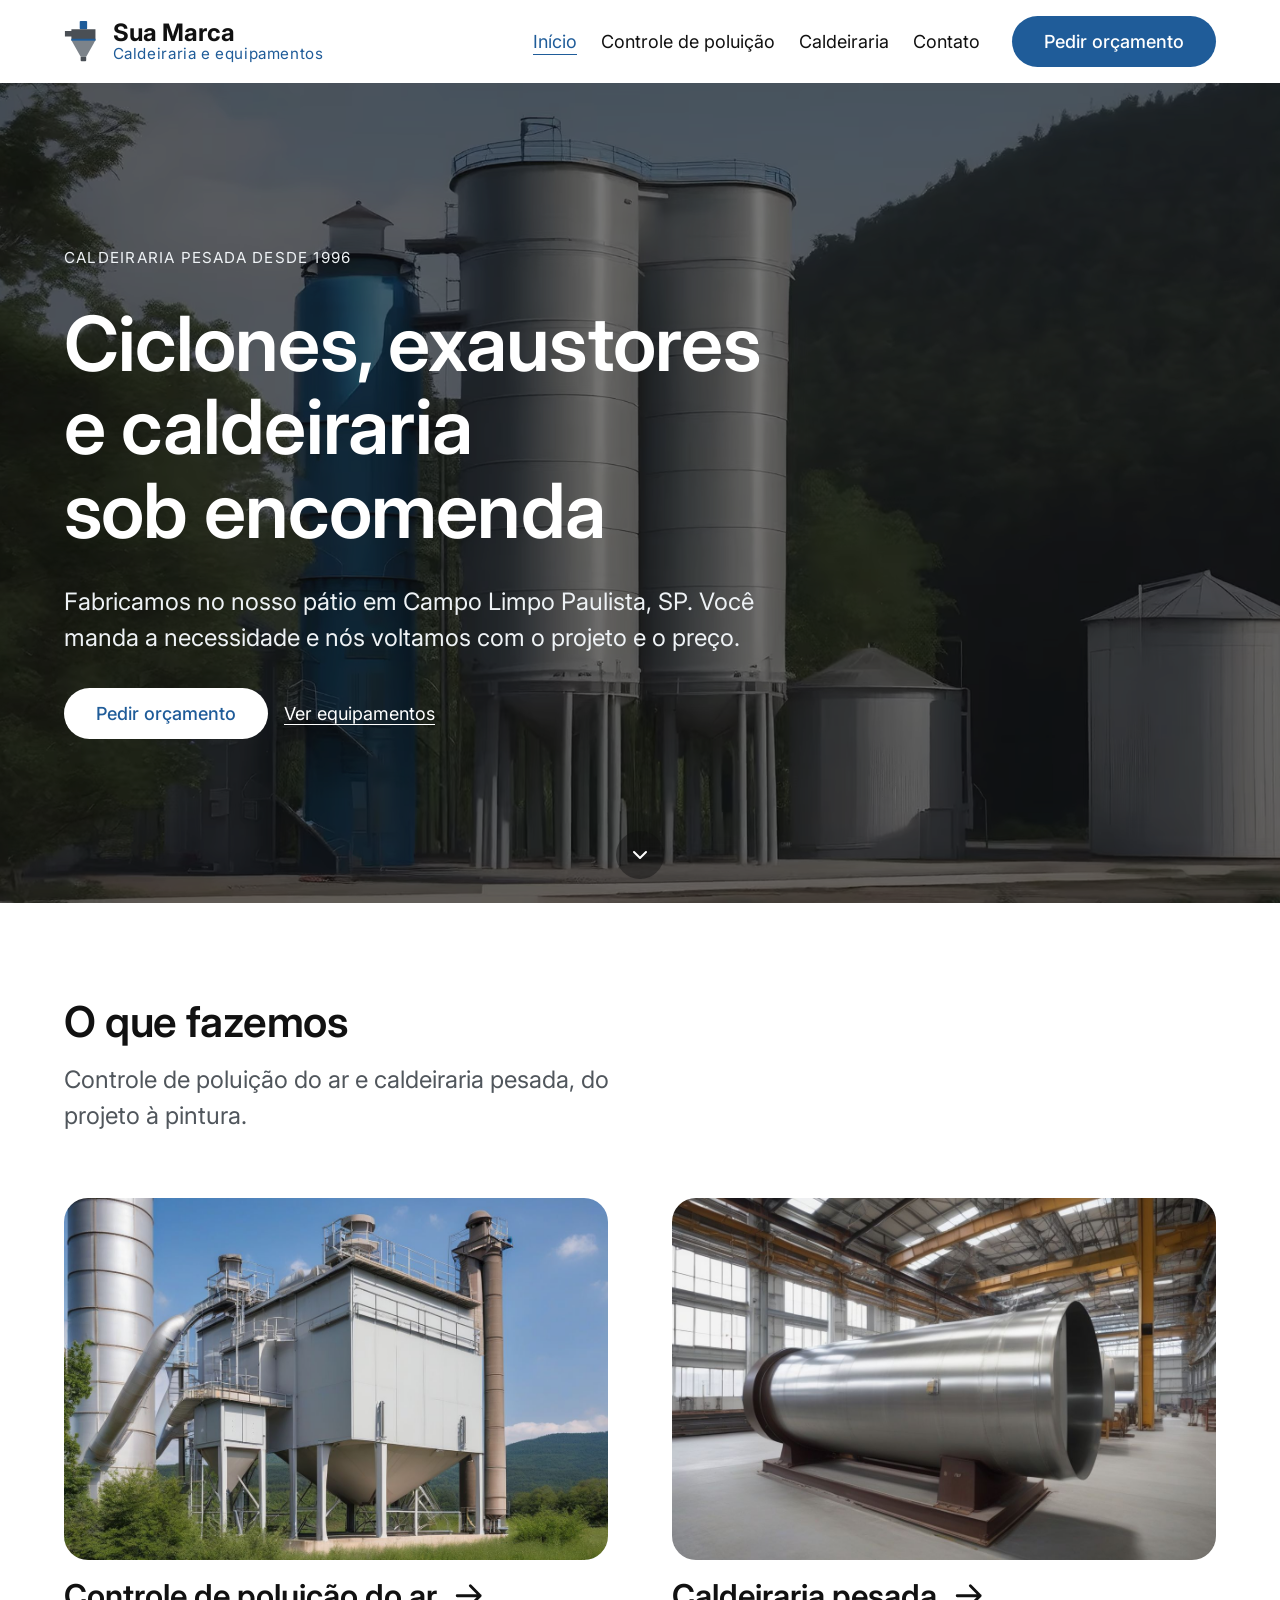
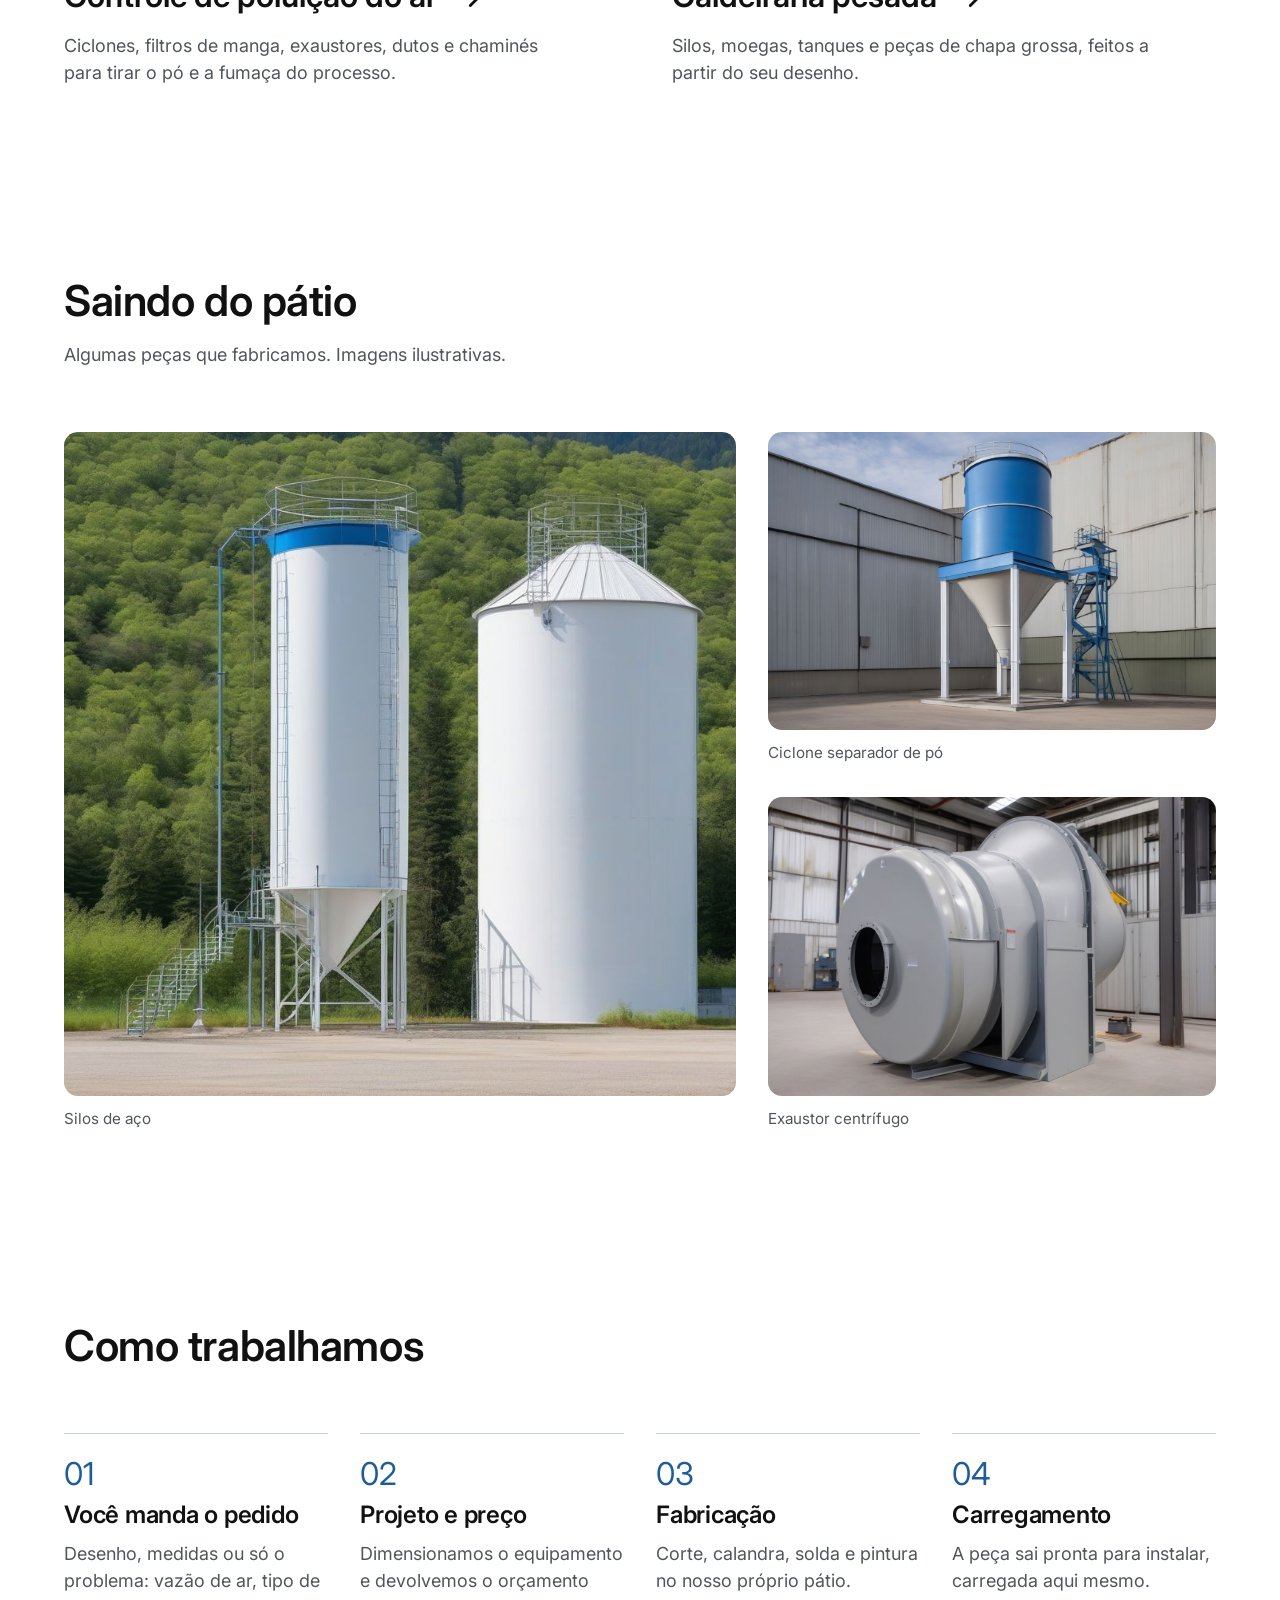
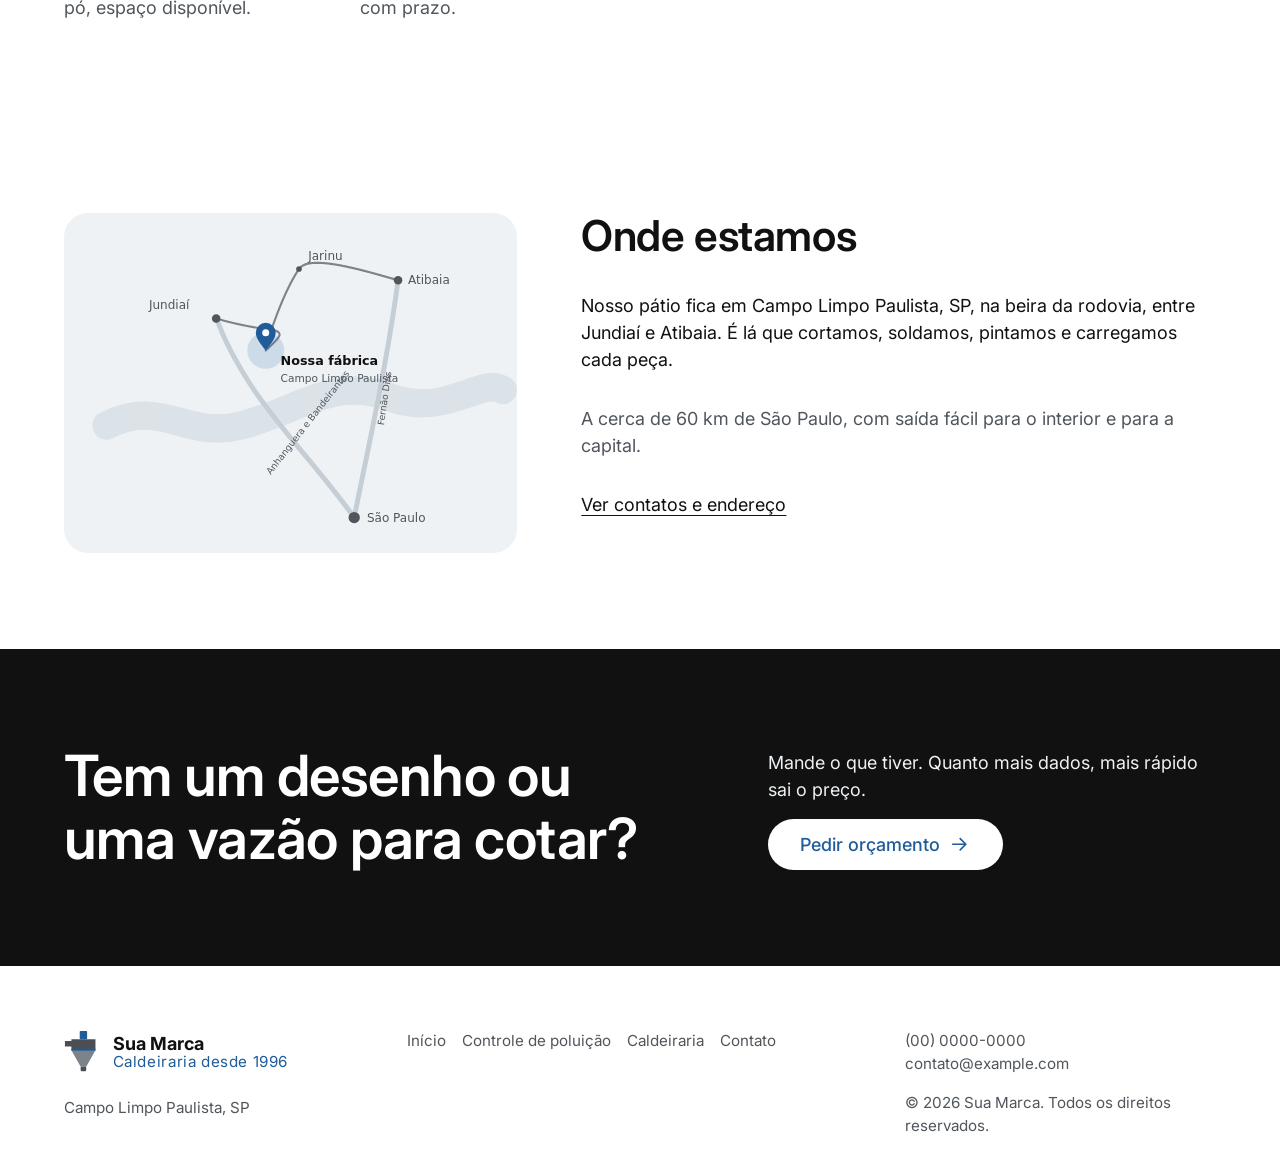
<file: index.html>
<!doctype html>
<html lang="pt-BR">
<head>
<meta charset="utf-8">
<meta name="viewport" content="width=device-width, initial-scale=1">
<title>Sua Marca: ciclones, exaustores e caldeiraria pesada em Campo Limpo Paulista, SP</title>
<meta name="description" content="Fabricamos ciclones, filtros de manga, exaustores, dutos, silos e tanques sob encomenda em Campo Limpo Paulista, SP, desde 1996. Peça um orçamento.">
<link rel="canonical" href="https://lugusofficial.github.io/caldeiraria-campo-limpo-paulista/">
<meta property="og:type" content="website">
<meta property="og:site_name" content="Sua Marca">
<meta property="og:title" content="Sua Marca: ciclones, exaustores e caldeiraria pesada em Campo Limpo Paulista, SP">
<meta property="og:description" content="Fabricamos ciclones, filtros de manga, exaustores, dutos, silos e tanques sob encomenda em Campo Limpo Paulista, SP, desde 1996. Peça um orçamento.">
<meta property="og:url" content="https://lugusofficial.github.io/caldeiraria-campo-limpo-paulista/">
<meta property="og:image" content="https://lugusofficial.github.io/caldeiraria-campo-limpo-paulista/assets/og-image.jpg">
<meta name="twitter:card" content="summary_large_image">
<meta name="theme-color" content="#FFFFFF">
<link rel="icon" href="assets/favicon.svg" type="image/svg+xml">
<link rel="preconnect" href="https://fonts.googleapis.com">
<link rel="preconnect" href="https://fonts.gstatic.com" crossorigin>
<link rel="stylesheet" href="https://fonts.googleapis.com/css2?family=Inter:wght@400;500;600;700&display=swap">
<link rel="stylesheet" href="css/tokens.css">
<link rel="stylesheet" href="css/base.css">
<link rel="stylesheet" href="css/site.css">
<script type="application/ld+json">{"@context": "https://schema.org", "@type": "LocalBusiness", "name": "Sua Marca", "description": "Caldeiraria pesada e equipamentos de controle de poluição do ar: ciclones, filtros de manga, exaustores, dutos, chaminés, silos, moegas e tanques.", "url": "https://lugusofficial.github.io/caldeiraria-campo-limpo-paulista/", "telephone": "+0000000000", "email": "contato@example.com", "foundingDate": "1996", "image": "https://lugusofficial.github.io/caldeiraria-campo-limpo-paulista/assets/og-image.jpg", "logo": "https://lugusofficial.github.io/caldeiraria-campo-limpo-paulista/assets/logo-simbolo.svg", "address": {"@type": "PostalAddress", "addressLocality": "Campo Limpo Paulista", "addressRegion": "SP", "addressCountry": "BR"}, "knowsAbout": ["Caldeiraria pesada", "Ciclones", "Filtros de manga", "Exaustores industriais", "Dutos e chaminés", "Silos", "Moegas", "Tanques"]}</script>
<script src="js/main.js" defer></script>
<script src="js/transicoes.js" defer></script>
<script src="js/hero.js" defer></script>
</head>
<body>
<a class="skip-link" href="#main">Pular para o conteúdo</a>
<svg hidden aria-hidden="true"><symbol id="icon-menu" viewBox="0 0 24 24"><path d="M4 7h16M4 12h16M4 17h16"/></symbol><symbol id="icon-close" viewBox="0 0 24 24"><path d="M6 6l12 12M18 6L6 18"/></symbol><symbol id="icon-phone" viewBox="0 0 24 24"><path d="M5 4h4l2 5-2.5 1.5a11 11 0 0 0 5 5L15 13l5 2v4a2 2 0 0 1-2 2A16 16 0 0 1 3 6a2 2 0 0 1 2-2"/></symbol><symbol id="icon-map" viewBox="0 0 24 24"><path d="M12 21s-6-5.5-6-11a6 6 0 0 1 12 0c0 5.5-6 11-6 11z"/><circle cx="12" cy="10" r="2"/></symbol><symbol id="icon-mail" viewBox="0 0 24 24"><rect x="3" y="5" width="18" height="14" rx="3"/><path d="m3 7 9 6 9-6"/></symbol><symbol id="icon-arrow" viewBox="0 0 24 24"><path d="M5 12h14M13 6l6 6-6 6"/></symbol></svg>
<header class="site-header">
  <div class="container site-header__inner">
    <a class="brand" href="index.html"><img class="brand__simbolo" src="assets/logo-simbolo.svg" width="40" height="48" alt=""><span class="brand__nome">Sua Marca<span class="brand__sub">Caldeiraria e equipamentos</span></span></a>
    <button class="nav-toggle" type="button" aria-expanded="false" aria-controls="site-nav">
      <svg class="icon icon--menu" aria-hidden="true" focusable="false"><use href="#icon-menu"></use></svg><svg class="icon icon--close" aria-hidden="true" focusable="false" hidden><use href="#icon-close"></use></svg>
      <span class="visually-hidden">Menu</span>
    </button>
    <nav id="site-nav" class="site-nav" aria-label="Principal" data-open="false">
      <ul><li><a href="index.html" aria-current="page">Início</a></li><li><a href="controle-de-poluicao.html">Controle de poluição</a></li><li><a href="caldeiraria.html">Caldeiraria</a></li><li><a href="contato.html">Contato</a></li></ul>
      <a class="btn btn--primary" href="contato.html">Pedir orçamento</a>
    </nav>
  </div>
</header>
<main id="main">
  <section class="hero hero--video" id="top" aria-labelledby="hero-title">
    <!-- Video do patio, do galpao e de um detalhe de solda, gerado localmente (montar_video.py,
         takes do video-worker). Toca mudo, sozinho e em loop, sem botao. -->
    <video class="hero__video" autoplay muted loop playsinline preload="auto" poster="assets/hero.jpg" aria-hidden="true" data-fallback="assets/hero.webp">
      <source src="assets/hero.webm" type="video/webm">
      <source src="assets/hero.mp4" type="video/mp4">
    </video>
    <div class="hero__veu" aria-hidden="true"></div>
    <div class="hero__grid">
      <div class="hero__text stack--lg">
        <p class="label">Caldeiraria pesada desde 1996</p>
        <h1 id="hero-title">Ciclones, exaustores e caldeiraria sob encomenda</h1>
        <p class="lead">Fabricamos no nosso pátio em Campo Limpo Paulista, SP. Você manda a necessidade e nós voltamos com o projeto e o preço.</p>
        <p class="cluster"><a class="btn btn--primary" href="contato.html">Pedir orçamento</a> <a class="btn--link" href="controle-de-poluicao.html">Ver equipamentos</a></p>
      </div>
    </div>
    <a class="hero__seta" href="#linhas"><span class="visually-hidden">Ver mais abaixo</span><svg aria-hidden="true" viewBox="0 0 24 24"><path d="M6 9l6 6 6-6"/></svg></a>
  </section>
  <section class="section section--services" id="linhas" aria-labelledby="linhas-title" data-layout="services-open-columns">
    <div class="container stack--xl">
      <div class="linhas__intro stack reveal">
        <h2 id="linhas-title">O que fazemos</h2>
        <p class="lead">Controle de poluição do ar e caldeiraria pesada, do projeto à pintura.</p>
      </div>
      <ul class="linhas">
        <li class="linha reveal">
          <a class="linha__link" href="controle-de-poluicao.html">
            <img src="assets/filtro-manga.jpg" alt="Filtro de manga cinza com moegas embaixo, dutos e chaminé, em meio à mata" width="1216" height="832" loading="lazy" decoding="async">
            <span class="linha__nome">Controle de poluição do ar <svg class="icon" aria-hidden="true" focusable="false"><use href="#icon-arrow"></use></svg></span>
          </a>
          <p>Ciclones, filtros de manga, exaustores, dutos e chaminés para tirar o pó e a fumaça do processo.</p>
        </li>
        <li class="linha reveal">
          <a class="linha__link" href="caldeiraria.html">
            <img src="assets/galpao.jpg" alt="Galpão de caldeiraria com um grande cilindro de chapa calandrada sobre apoios" width="1216" height="832" loading="lazy" decoding="async">
            <span class="linha__nome">Caldeiraria pesada <svg class="icon" aria-hidden="true" focusable="false"><use href="#icon-arrow"></use></svg></span>
          </a>
          <p>Silos, moegas, tanques e peças de chapa grossa, feitos a partir do seu desenho.</p>
        </li>
      </ul>
    </div>
  </section>
  <section class="section galeria" id="galeria" aria-labelledby="galeria-title">
    <div class="container stack--xl">
      <div class="stack reveal">
        <h2 id="galeria-title">Saindo do pátio</h2>
        <p class="muted">Algumas peças que fabricamos. Imagens ilustrativas.</p>
      </div>
      <div class="galeria__grid">
        <figure class="galeria__item galeria__item--grande reveal"><img src="assets/silo.jpg" alt="Dois silos brancos de aço, um com fundo em cone sobre pernas e escada, com mata ao fundo" width="1216" height="832" loading="lazy" decoding="async"><figcaption>Silos de aço</figcaption></figure>
        <figure class="galeria__item reveal"><img src="assets/ciclone.jpg" alt="Ciclone azul com fundo em cone sobre estrutura de aço e escada, ao lado de um galpão" width="1216" height="832" loading="lazy" decoding="async"><figcaption>Ciclone separador de pó</figcaption></figure>
        <figure class="galeria__item reveal"><img src="assets/exaustor.jpg" alt="Exaustor centrífugo cinza com carcaça em caracol e entrada de ar lateral, sobre base de aço num galpão" width="1216" height="832" loading="lazy" decoding="async"><figcaption>Exaustor centrífugo</figcaption></figure>
      </div>
    </div>
  </section>
  <section class="section processo" id="como-trabalhamos" aria-labelledby="processo-title">
    <div class="container stack--xl">
      <h2 id="processo-title" class="reveal">Como trabalhamos</h2>
      <ol class="passos">
        <li class="passo reveal"><span class="numeral">01</span><h3>Você manda o pedido</h3><p>Desenho, medidas ou só o problema: vazão de ar, tipo de pó, espaço disponível.</p></li>
        <li class="passo reveal"><span class="numeral">02</span><h3>Projeto e preço</h3><p>Dimensionamos o equipamento e devolvemos o orçamento com prazo.</p></li>
        <li class="passo reveal"><span class="numeral">03</span><h3>Fabricação</h3><p>Corte, calandra, solda e pintura no nosso próprio pátio.</p></li>
        <li class="passo reveal"><span class="numeral">04</span><h3>Carregamento</h3><p>A peça sai pronta para instalar, carregada aqui mesmo.</p></li>
      </ol>
    </div>
  </section>
  <section class="section section--location" id="onde-estamos" aria-labelledby="onde-estamos-title" data-layout="location-split-map">
    <div class="container split split--wide-media">
      <figure class="mapa reveal">
        <img src="assets/mapa.svg" width="640" height="480" loading="lazy" alt="Mapa da região: a fábrica em Campo Limpo Paulista, SP, entre Jundiaí e Atibaia, a cerca de 60 km de São Paulo">
      </figure>
      <div class="stack--lg reveal">
        <h2 id="onde-estamos-title">Onde estamos</h2>
        <p>Nosso pátio fica em Campo Limpo Paulista, SP, na beira da rodovia, entre Jundiaí e Atibaia. É lá que cortamos, soldamos, pintamos e carregamos cada peça.</p>
        <p class="muted">A cerca de 60 km de São Paulo, com saída fácil para o interior e para a capital.</p>
        <p><a class="btn--link" href="contato.html">Ver contatos e endereço</a></p>
      </div>
    </div>
  </section>
  <section class="section chamada" aria-labelledby="chamada-title">
    <div class="container chamada__grid reveal">
      <h2 id="chamada-title">Tem um desenho ou uma vazão para cotar?</h2>
      <div class="stack">
        <p>Mande o que tiver. Quanto mais dados, mais rápido sai o preço.</p>
        <p><a class="btn btn--primary" href="contato.html">Pedir orçamento <svg class="icon" aria-hidden="true" focusable="false"><use href="#icon-arrow"></use></svg></a></p>
      </div>
    </div>
  </section>
</main>
<footer class="site-footer">
  <div class="container rodape">
    <div class="stack">
      <p class="brand"><img class="brand__simbolo" src="assets/logo-simbolo.svg" width="40" height="48" alt=""><span class="brand__nome">Sua Marca<span class="brand__sub">Caldeiraria desde 1996</span></span></p>
      <p>Campo Limpo Paulista, SP</p>
    </div>
    <nav aria-label="Rodapé"><ul><li><a href="index.html" aria-current="page">Início</a></li><li><a href="controle-de-poluicao.html">Controle de poluição</a></li><li><a href="caldeiraria.html">Caldeiraria</a></li><li><a href="contato.html">Contato</a></li></ul></nav>
    <div class="stack">
      <p><a href="tel:+0000000000">(00) 0000-0000</a><br><a href="mailto:contato@example.com">contato@example.com</a></p>
      <p>© <span data-year>2026</span> Sua Marca. Todos os direitos reservados.</p>
    </div>
  </div>
</footer>
</body>
</html>
</file>
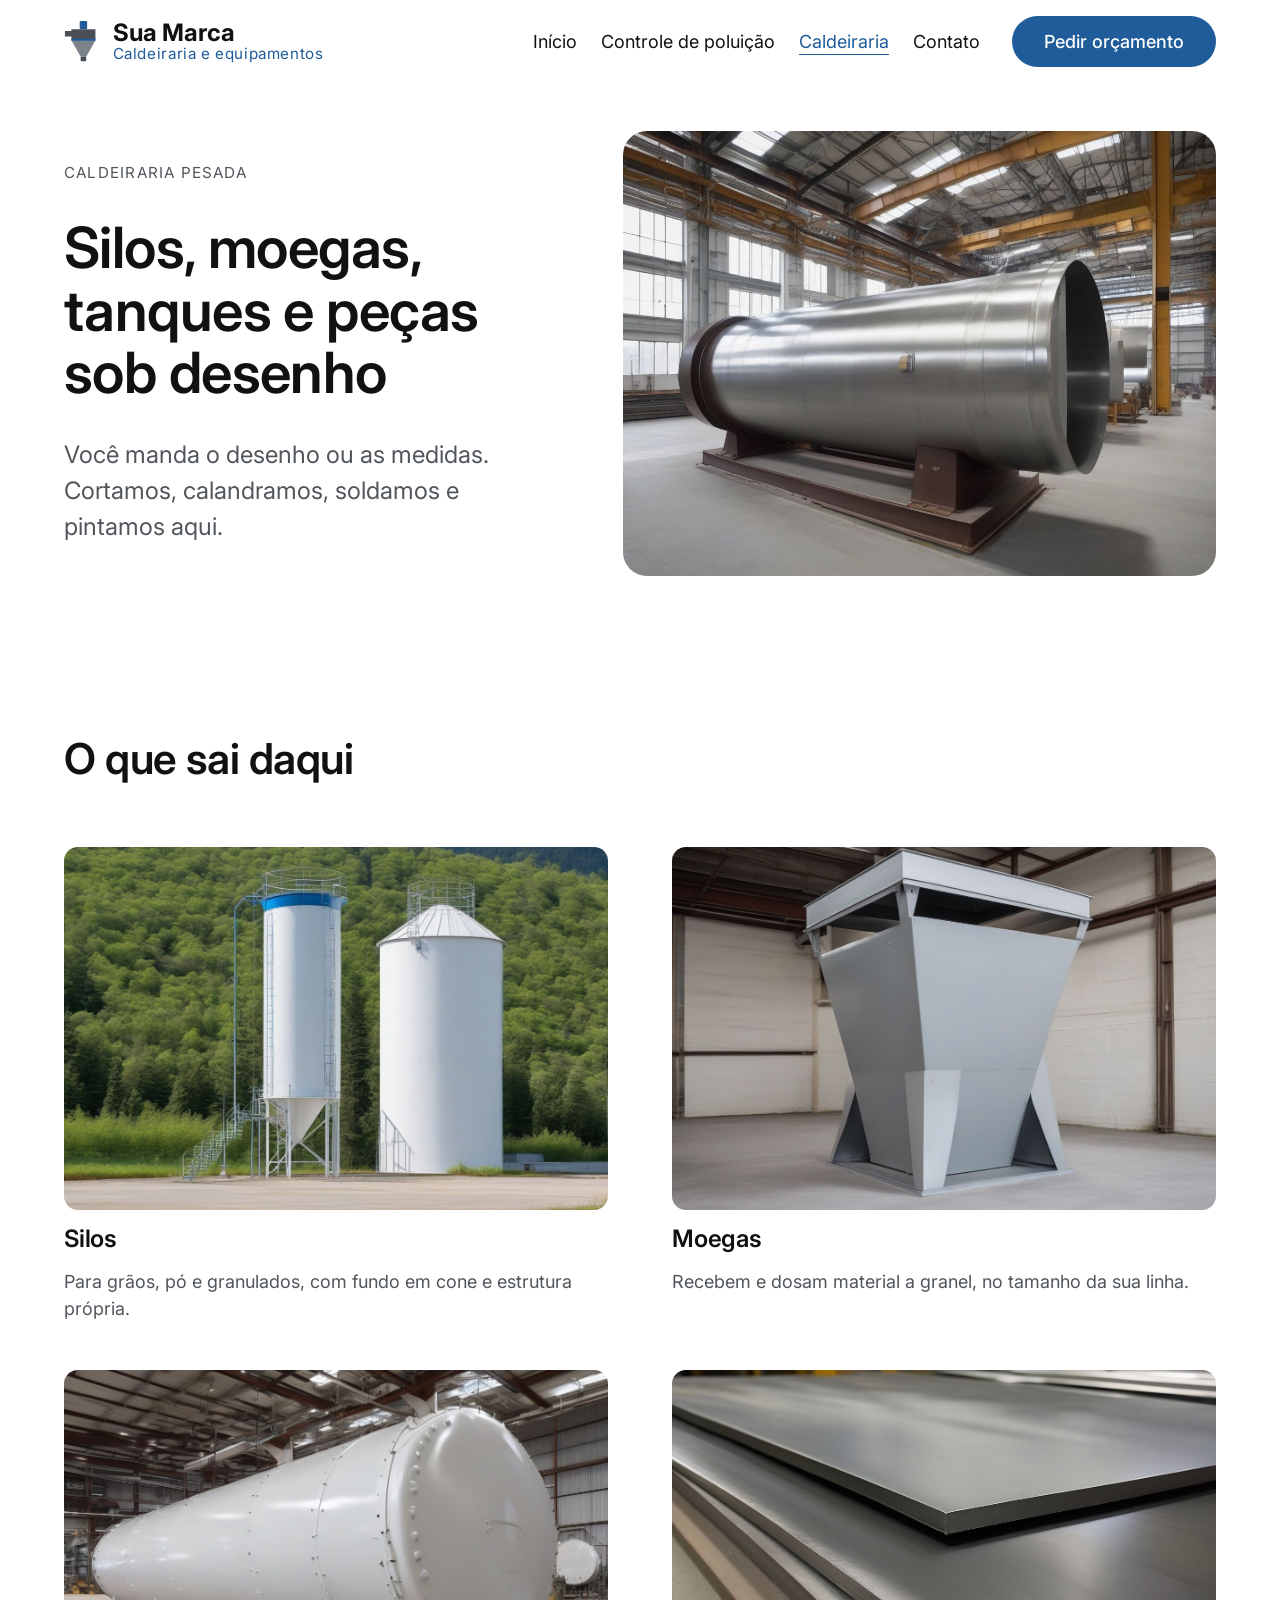
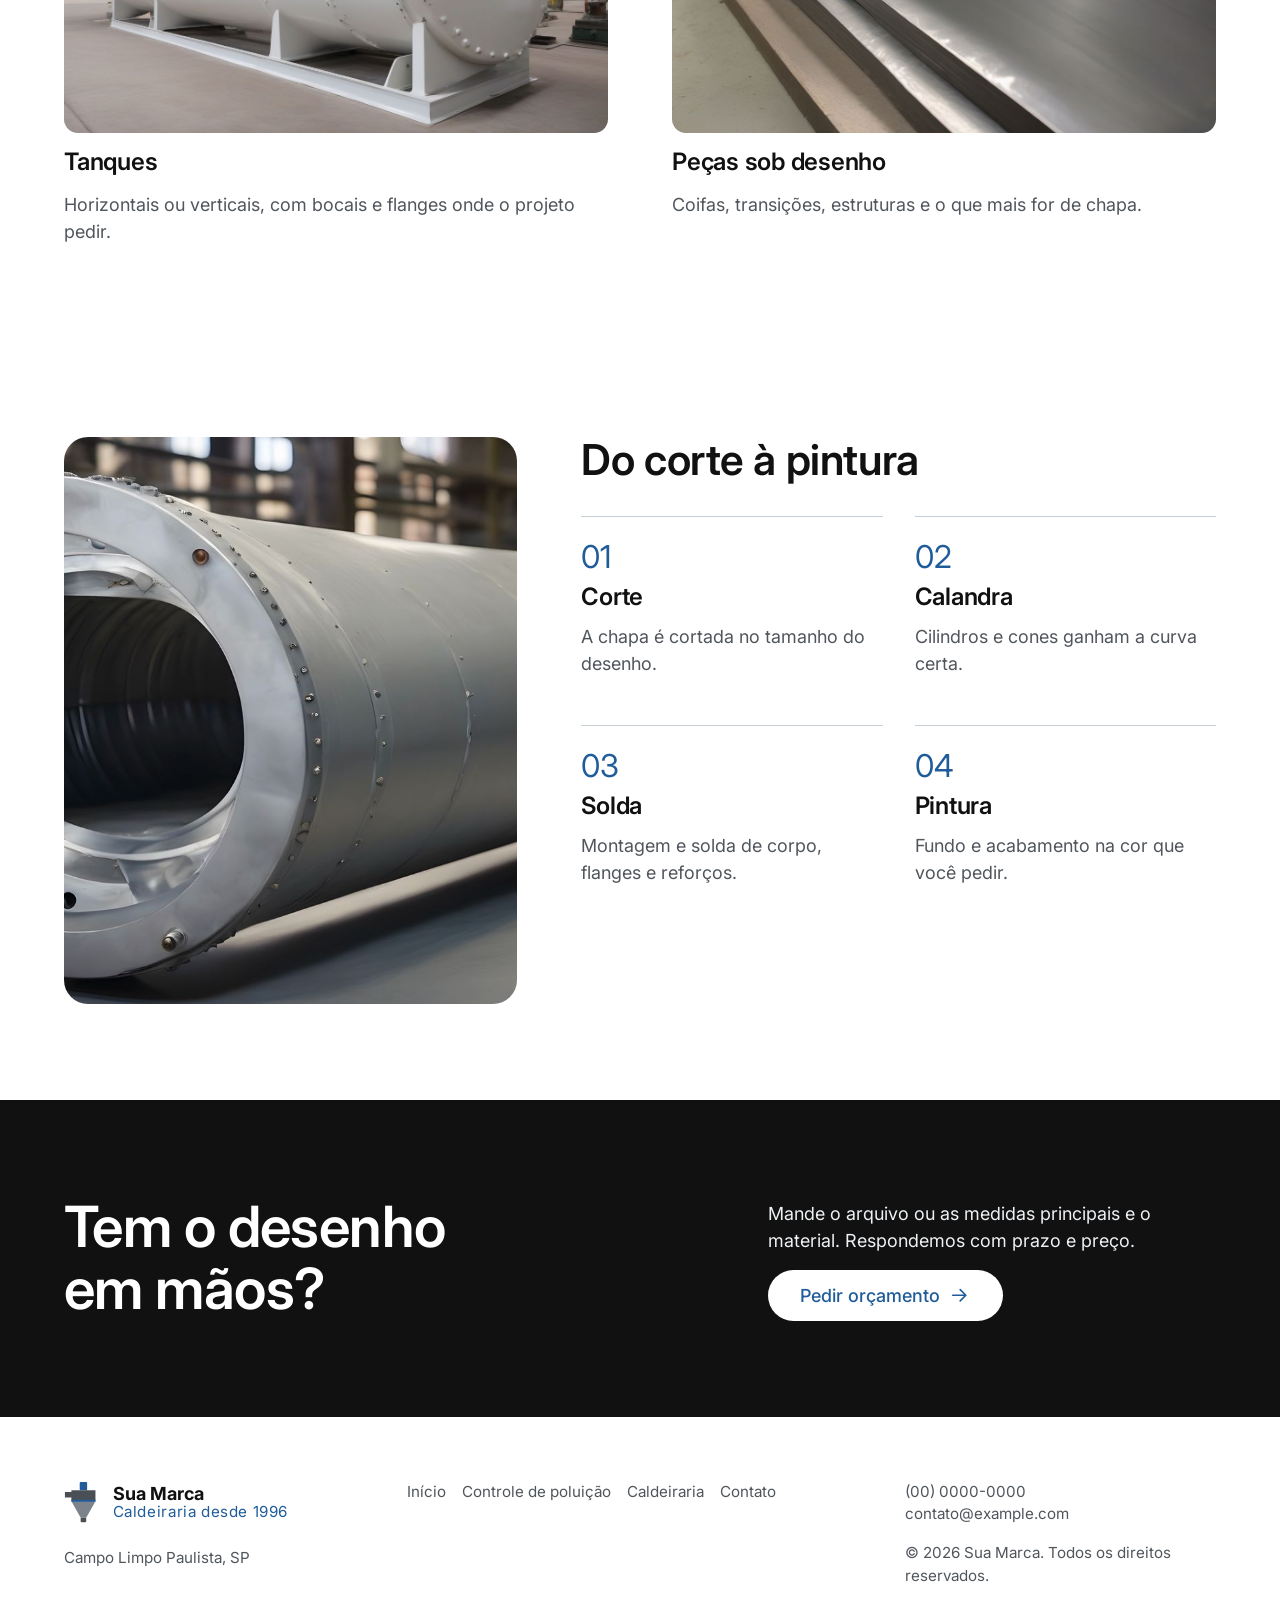
<file: caldeiraria.html>
<!doctype html>
<html lang="pt-BR">
<head>
<meta charset="utf-8">
<meta name="viewport" content="width=device-width, initial-scale=1">
<title>Caldeiraria pesada: silos, moegas e tanques sob desenho | Sua Marca</title>
<meta name="description" content="Silos, moegas, tanques e peças de chapa grossa feitos a partir do seu desenho, com corte, calandra, solda e pintura em Campo Limpo Paulista, SP.">
<link rel="canonical" href="https://lugusofficial.github.io/caldeiraria-campo-limpo-paulista/caldeiraria.html">
<meta property="og:type" content="website">
<meta property="og:site_name" content="Sua Marca">
<meta property="og:title" content="Caldeiraria pesada: silos, moegas e tanques sob desenho | Sua Marca">
<meta property="og:description" content="Silos, moegas, tanques e peças de chapa grossa feitos a partir do seu desenho, com corte, calandra, solda e pintura em Campo Limpo Paulista, SP.">
<meta property="og:url" content="https://lugusofficial.github.io/caldeiraria-campo-limpo-paulista/caldeiraria.html">
<meta property="og:image" content="https://lugusofficial.github.io/caldeiraria-campo-limpo-paulista/assets/og-image.jpg">
<meta name="twitter:card" content="summary_large_image">
<meta name="theme-color" content="#FFFFFF">
<link rel="icon" href="assets/favicon.svg" type="image/svg+xml">
<link rel="preconnect" href="https://fonts.googleapis.com">
<link rel="preconnect" href="https://fonts.gstatic.com" crossorigin>
<link rel="stylesheet" href="https://fonts.googleapis.com/css2?family=Inter:wght@400;500;600;700&display=swap">
<link rel="stylesheet" href="css/tokens.css">
<link rel="stylesheet" href="css/base.css">
<link rel="stylesheet" href="css/site.css">
<script type="application/ld+json">{"@context": "https://schema.org", "@type": "LocalBusiness", "name": "Sua Marca", "description": "Caldeiraria pesada e equipamentos de controle de poluição do ar: ciclones, filtros de manga, exaustores, dutos, chaminés, silos, moegas e tanques.", "url": "https://lugusofficial.github.io/caldeiraria-campo-limpo-paulista/", "telephone": "+0000000000", "email": "contato@example.com", "foundingDate": "1996", "image": "https://lugusofficial.github.io/caldeiraria-campo-limpo-paulista/assets/og-image.jpg", "logo": "https://lugusofficial.github.io/caldeiraria-campo-limpo-paulista/assets/logo-simbolo.svg", "address": {"@type": "PostalAddress", "addressLocality": "Campo Limpo Paulista", "addressRegion": "SP", "addressCountry": "BR"}, "knowsAbout": ["Caldeiraria pesada", "Ciclones", "Filtros de manga", "Exaustores industriais", "Dutos e chaminés", "Silos", "Moegas", "Tanques"]}</script>
<script src="js/main.js" defer></script>
<script src="js/transicoes.js" defer></script>
</head>
<body>
<a class="skip-link" href="#main">Pular para o conteúdo</a>
<svg hidden aria-hidden="true"><symbol id="icon-menu" viewBox="0 0 24 24"><path d="M4 7h16M4 12h16M4 17h16"/></symbol><symbol id="icon-close" viewBox="0 0 24 24"><path d="M6 6l12 12M18 6L6 18"/></symbol><symbol id="icon-phone" viewBox="0 0 24 24"><path d="M5 4h4l2 5-2.5 1.5a11 11 0 0 0 5 5L15 13l5 2v4a2 2 0 0 1-2 2A16 16 0 0 1 3 6a2 2 0 0 1 2-2"/></symbol><symbol id="icon-map" viewBox="0 0 24 24"><path d="M12 21s-6-5.5-6-11a6 6 0 0 1 12 0c0 5.5-6 11-6 11z"/><circle cx="12" cy="10" r="2"/></symbol><symbol id="icon-mail" viewBox="0 0 24 24"><rect x="3" y="5" width="18" height="14" rx="3"/><path d="m3 7 9 6 9-6"/></symbol><symbol id="icon-arrow" viewBox="0 0 24 24"><path d="M5 12h14M13 6l6 6-6 6"/></symbol></svg>
<header class="site-header">
  <div class="container site-header__inner">
    <a class="brand" href="index.html"><img class="brand__simbolo" src="assets/logo-simbolo.svg" width="40" height="48" alt=""><span class="brand__nome">Sua Marca<span class="brand__sub">Caldeiraria e equipamentos</span></span></a>
    <button class="nav-toggle" type="button" aria-expanded="false" aria-controls="site-nav">
      <svg class="icon icon--menu" aria-hidden="true" focusable="false"><use href="#icon-menu"></use></svg><svg class="icon icon--close" aria-hidden="true" focusable="false" hidden><use href="#icon-close"></use></svg>
      <span class="visually-hidden">Menu</span>
    </button>
    <nav id="site-nav" class="site-nav" aria-label="Principal" data-open="false">
      <ul><li><a href="index.html">Início</a></li><li><a href="controle-de-poluicao.html">Controle de poluição</a></li><li><a href="caldeiraria.html" aria-current="page">Caldeiraria</a></li><li><a href="contato.html">Contato</a></li></ul>
      <a class="btn btn--primary" href="contato.html">Pedir orçamento</a>
    </nav>
  </div>
</header>
<main id="main">
  <section class="topo" aria-labelledby="topo-title">
    <div class="container topo__grid">
      <div class="stack--lg topo__texto">
        <p class="label">Caldeiraria pesada</p>
        <h1 id="topo-title">Silos, moegas, tanques e peças sob desenho</h1>
        <p class="lead">Você manda o desenho ou as medidas. Cortamos, calandramos, soldamos e pintamos aqui.</p>
      </div>
      <div class="topo__foto"><img src="assets/galpao.jpg" alt="Galpão de caldeiraria com um grande cilindro de chapa calandrada sobre apoios" width="1216" height="832" fetchpriority="high"></div>
    </div>
  </section>
  <section class="section equipamentos" id="pecas" aria-labelledby="pecas-title">
    <div class="container stack--xl">
      <h2 id="pecas-title" class="reveal">O que sai daqui</h2>
      <ul class="equip">
        <li class="equip__item reveal"><img src="assets/silo.jpg" alt="Dois silos brancos de aço, um com fundo em cone sobre pernas e escada, com mata ao fundo" width="1216" height="832" loading="lazy" decoding="async"><div class="stack"><h3>Silos</h3><p>Para grãos, pó e granulados, com fundo em cone e estrutura própria.</p></div></li>
        <li class="equip__item reveal"><img src="assets/moega.jpg" alt="Moega de aço cinza com boca retangular e fundo em pirâmide sobre pernas, num galpão" width="1216" height="832" loading="lazy" decoding="async"><div class="stack"><h3>Moegas</h3><p>Recebem e dosam material a granel, no tamanho da sua linha.</p></div></li>
        <li class="equip__item reveal"><img src="assets/tanque.jpg" alt="Tanque horizontal branco de aço sobre selas, num galpão" width="1216" height="832" loading="lazy" decoding="async"><div class="stack"><h3>Tanques</h3><p>Horizontais ou verticais, com bocais e flanges onde o projeto pedir.</p></div></li>
        <li class="equip__item reveal"><img src="assets/chapa.jpg" alt="Chapas grossas de aço empilhadas no galpão" width="1216" height="832" loading="lazy" decoding="async"><div class="stack"><h3>Peças sob desenho</h3><p>Coifas, transições, estruturas e o que mais for de chapa.</p></div></li>
      </ul>
    </div>
  </section>
  <section class="section processo" id="processo" aria-labelledby="processo-title">
    <div class="container split split--wide-media">
      <figure class="processo__foto reveal"><img src="assets/solda.jpg" alt="Duto de aço cinza com flange aparafusado, deitado no galpão" width="1216" height="832" loading="lazy" decoding="async"></figure>
      <div class="stack--lg reveal">
        <h2 id="processo-title">Do corte à pintura</h2>
        <ol class="passos passos--lista">
          <li class="passo"><span class="numeral">01</span><h3>Corte</h3><p>A chapa é cortada no tamanho do desenho.</p></li>
          <li class="passo"><span class="numeral">02</span><h3>Calandra</h3><p>Cilindros e cones ganham a curva certa.</p></li>
          <li class="passo"><span class="numeral">03</span><h3>Solda</h3><p>Montagem e solda de corpo, flanges e reforços.</p></li>
          <li class="passo"><span class="numeral">04</span><h3>Pintura</h3><p>Fundo e acabamento na cor que você pedir.</p></li>
        </ol>
      </div>
    </div>
  </section>
  <section class="section chamada" aria-labelledby="chamada-title">
    <div class="container chamada__grid reveal">
      <h2 id="chamada-title">Tem o desenho em mãos?</h2>
      <div class="stack">
        <p>Mande o arquivo ou as medidas principais e o material. Respondemos com prazo e preço.</p>
        <p><a class="btn btn--primary" href="contato.html">Pedir orçamento <svg class="icon" aria-hidden="true" focusable="false"><use href="#icon-arrow"></use></svg></a></p>
      </div>
    </div>
  </section>
</main>
<footer class="site-footer">
  <div class="container rodape">
    <div class="stack">
      <p class="brand"><img class="brand__simbolo" src="assets/logo-simbolo.svg" width="40" height="48" alt=""><span class="brand__nome">Sua Marca<span class="brand__sub">Caldeiraria desde 1996</span></span></p>
      <p>Campo Limpo Paulista, SP</p>
    </div>
    <nav aria-label="Rodapé"><ul><li><a href="index.html">Início</a></li><li><a href="controle-de-poluicao.html">Controle de poluição</a></li><li><a href="caldeiraria.html" aria-current="page">Caldeiraria</a></li><li><a href="contato.html">Contato</a></li></ul></nav>
    <div class="stack">
      <p><a href="tel:+0000000000">(00) 0000-0000</a><br><a href="mailto:contato@example.com">contato@example.com</a></p>
      <p>© <span data-year>2026</span> Sua Marca. Todos os direitos reservados.</p>
    </div>
  </div>
</footer>
</body>
</html>
</file>
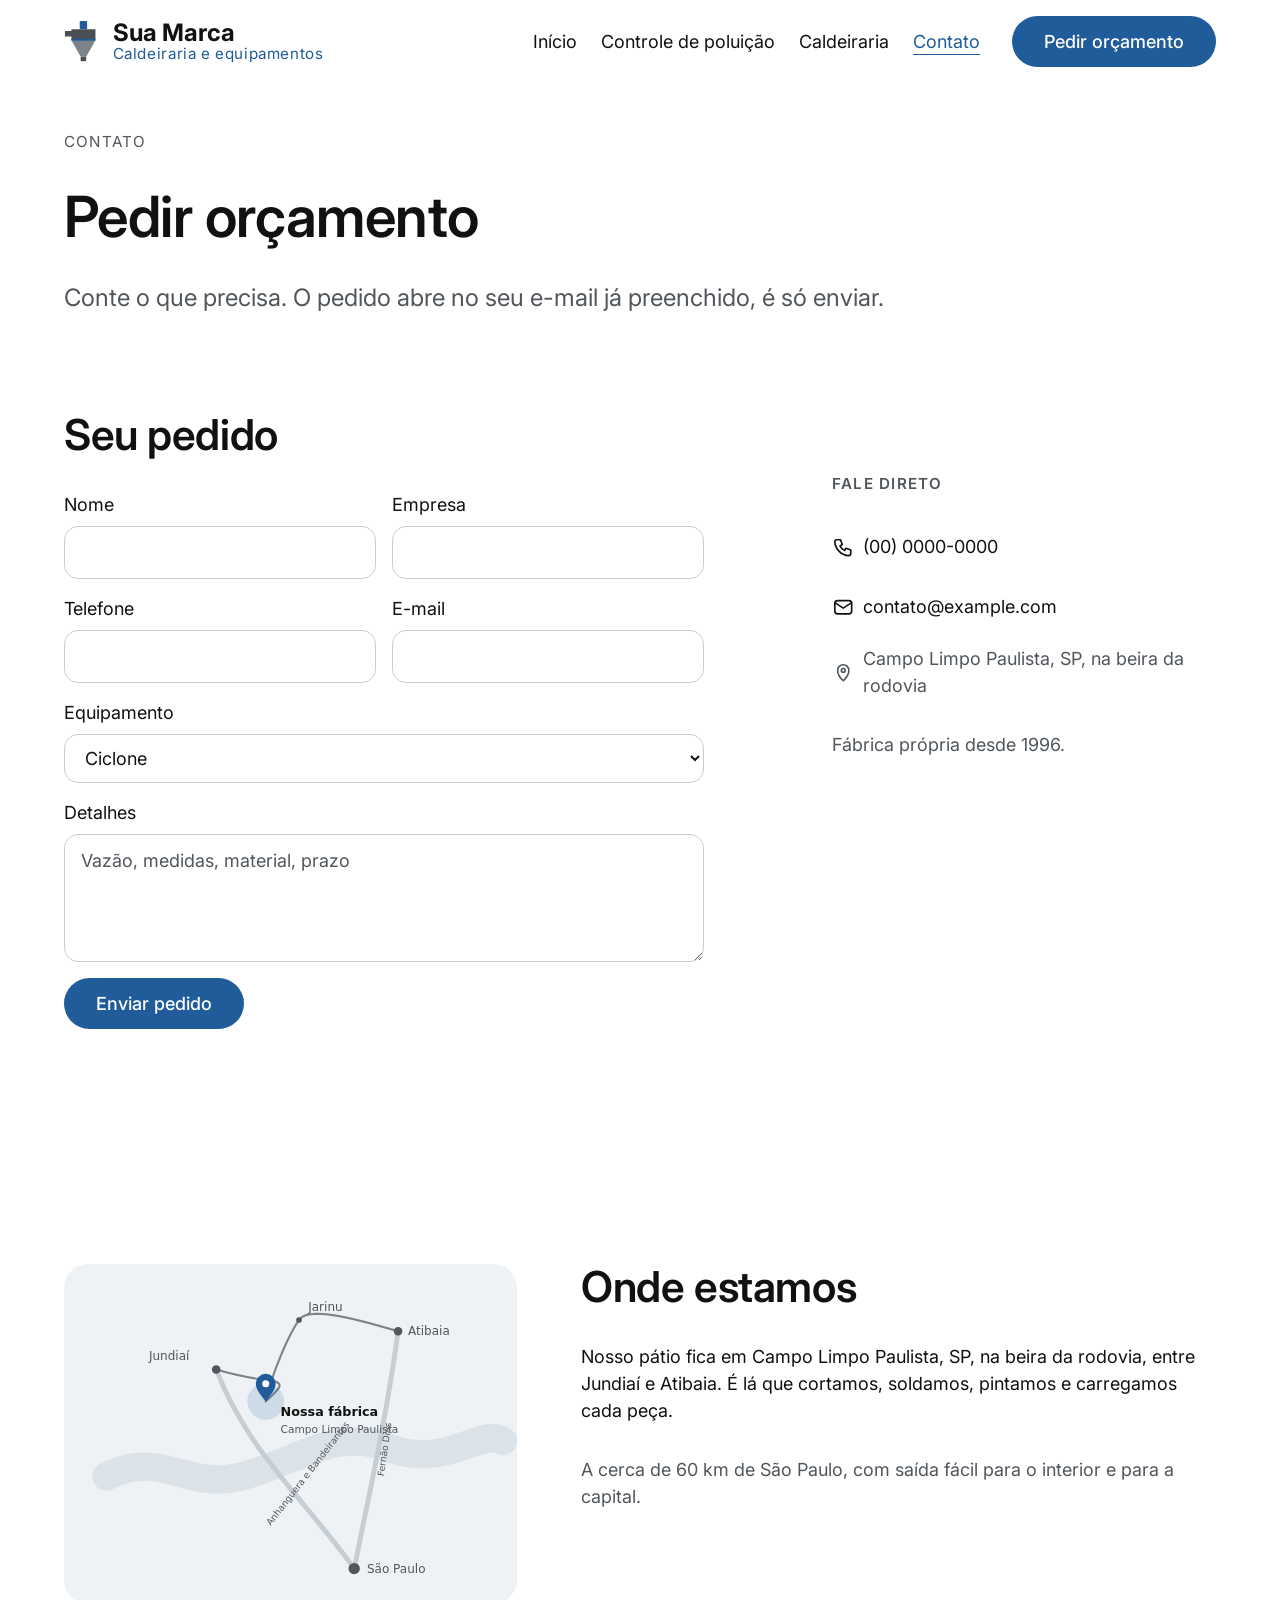
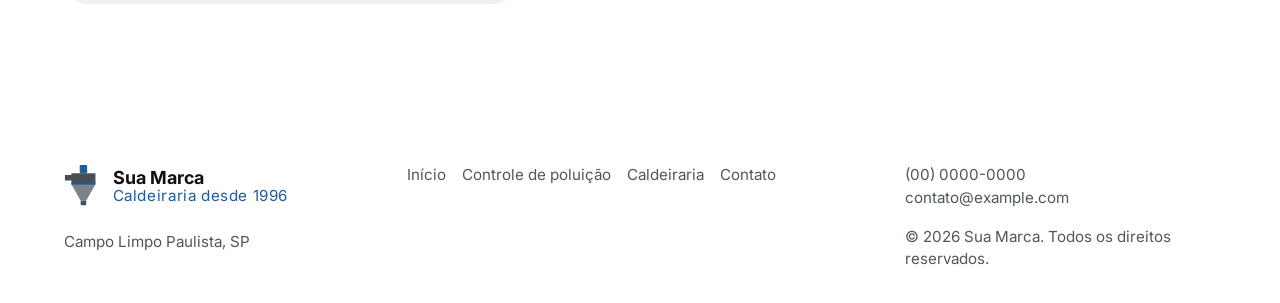
<file: contato.html>
<!doctype html>
<html lang="pt-BR">
<head>
<meta charset="utf-8">
<meta name="viewport" content="width=device-width, initial-scale=1">
<title>Pedir orçamento | Sua Marca, caldeiraria em Campo Limpo Paulista, SP</title>
<meta name="description" content="Peça orçamento de ciclone, filtro de manga, exaustor, dutos, silo, moega ou tanque. Fábrica em Campo Limpo Paulista, SP.">
<link rel="canonical" href="https://lugusofficial.github.io/caldeiraria-campo-limpo-paulista/contato.html">
<meta property="og:type" content="website">
<meta property="og:site_name" content="Sua Marca">
<meta property="og:title" content="Pedir orçamento | Sua Marca, caldeiraria em Campo Limpo Paulista, SP">
<meta property="og:description" content="Peça orçamento de ciclone, filtro de manga, exaustor, dutos, silo, moega ou tanque. Fábrica em Campo Limpo Paulista, SP.">
<meta property="og:url" content="https://lugusofficial.github.io/caldeiraria-campo-limpo-paulista/contato.html">
<meta property="og:image" content="https://lugusofficial.github.io/caldeiraria-campo-limpo-paulista/assets/og-image.jpg">
<meta name="twitter:card" content="summary_large_image">
<meta name="theme-color" content="#FFFFFF">
<link rel="icon" href="assets/favicon.svg" type="image/svg+xml">
<link rel="preconnect" href="https://fonts.googleapis.com">
<link rel="preconnect" href="https://fonts.gstatic.com" crossorigin>
<link rel="stylesheet" href="https://fonts.googleapis.com/css2?family=Inter:wght@400;500;600;700&display=swap">
<link rel="stylesheet" href="css/tokens.css">
<link rel="stylesheet" href="css/base.css">
<link rel="stylesheet" href="css/site.css">
<script type="application/ld+json">{"@context": "https://schema.org", "@type": "LocalBusiness", "name": "Sua Marca", "description": "Caldeiraria pesada e equipamentos de controle de poluição do ar: ciclones, filtros de manga, exaustores, dutos, chaminés, silos, moegas e tanques.", "url": "https://lugusofficial.github.io/caldeiraria-campo-limpo-paulista/", "telephone": "+0000000000", "email": "contato@example.com", "foundingDate": "1996", "image": "https://lugusofficial.github.io/caldeiraria-campo-limpo-paulista/assets/og-image.jpg", "logo": "https://lugusofficial.github.io/caldeiraria-campo-limpo-paulista/assets/logo-simbolo.svg", "address": {"@type": "PostalAddress", "addressLocality": "Campo Limpo Paulista", "addressRegion": "SP", "addressCountry": "BR"}, "knowsAbout": ["Caldeiraria pesada", "Ciclones", "Filtros de manga", "Exaustores industriais", "Dutos e chaminés", "Silos", "Moegas", "Tanques"]}</script>
<script src="js/main.js" defer></script>
<script src="js/transicoes.js" defer></script>
<script src="js/orcamento.js" defer></script>
</head>
<body>
<a class="skip-link" href="#main">Pular para o conteúdo</a>
<svg hidden aria-hidden="true"><symbol id="icon-menu" viewBox="0 0 24 24"><path d="M4 7h16M4 12h16M4 17h16"/></symbol><symbol id="icon-close" viewBox="0 0 24 24"><path d="M6 6l12 12M18 6L6 18"/></symbol><symbol id="icon-phone" viewBox="0 0 24 24"><path d="M5 4h4l2 5-2.5 1.5a11 11 0 0 0 5 5L15 13l5 2v4a2 2 0 0 1-2 2A16 16 0 0 1 3 6a2 2 0 0 1 2-2"/></symbol><symbol id="icon-map" viewBox="0 0 24 24"><path d="M12 21s-6-5.5-6-11a6 6 0 0 1 12 0c0 5.5-6 11-6 11z"/><circle cx="12" cy="10" r="2"/></symbol><symbol id="icon-mail" viewBox="0 0 24 24"><rect x="3" y="5" width="18" height="14" rx="3"/><path d="m3 7 9 6 9-6"/></symbol><symbol id="icon-arrow" viewBox="0 0 24 24"><path d="M5 12h14M13 6l6 6-6 6"/></symbol></svg>
<header class="site-header">
  <div class="container site-header__inner">
    <a class="brand" href="index.html"><img class="brand__simbolo" src="assets/logo-simbolo.svg" width="40" height="48" alt=""><span class="brand__nome">Sua Marca<span class="brand__sub">Caldeiraria e equipamentos</span></span></a>
    <button class="nav-toggle" type="button" aria-expanded="false" aria-controls="site-nav">
      <svg class="icon icon--menu" aria-hidden="true" focusable="false"><use href="#icon-menu"></use></svg><svg class="icon icon--close" aria-hidden="true" focusable="false" hidden><use href="#icon-close"></use></svg>
      <span class="visually-hidden">Menu</span>
    </button>
    <nav id="site-nav" class="site-nav" aria-label="Principal" data-open="false">
      <ul><li><a href="index.html">Início</a></li><li><a href="controle-de-poluicao.html">Controle de poluição</a></li><li><a href="caldeiraria.html">Caldeiraria</a></li><li><a href="contato.html" aria-current="page">Contato</a></li></ul>
      <a class="btn btn--primary" href="contato.html">Pedir orçamento</a>
    </nav>
  </div>
</header>
<main id="main">
  <section class="topo topo--curto" aria-labelledby="topo-title">
    <div class="container stack--lg">
      <p class="label">Contato</p>
      <h1 id="topo-title">Pedir orçamento</h1>
      <p class="lead">Conte o que precisa. O pedido abre no seu e-mail já preenchido, é só enviar.</p>
    </div>
  </section>
  <section class="section section--contact" id="contato" aria-labelledby="contato-title" data-layout="contact-form-split">
    <div class="container contato__grid">
      <div class="stack--lg">
        <h2 id="contato-title">Seu pedido</h2>
        <form class="contato__form stack" data-orcamento novalidate>
          <div class="campos">
            <div class="field"><label for="f-nome">Nome</label><input id="f-nome" name="nome" autocomplete="name" required></div>
            <div class="field"><label for="f-empresa">Empresa</label><input id="f-empresa" name="empresa" autocomplete="organization"></div>
            <div class="field"><label for="f-tel">Telefone</label><input id="f-tel" name="telefone" type="tel" autocomplete="tel" required></div>
            <div class="field"><label for="f-email">E-mail</label><input id="f-email" name="email" type="email" autocomplete="email"></div>
          </div>
          <div class="field"><label for="f-equip">Equipamento</label><select id="f-equip" name="equipamento"><option>Ciclone</option><option>Filtro de manga</option><option>Exaustor</option><option>Dutos ou chaminé</option><option>Silo ou moega</option><option>Tanque</option><option>Outra peça sob desenho</option></select></div>
          <div class="field"><label for="f-msg">Detalhes</label><textarea id="f-msg" name="detalhes" placeholder="Vazão, medidas, material, prazo"></textarea></div>
          <p><button class="btn btn--primary" type="submit">Enviar pedido</button></p>
          <p class="form-status" role="status"></p>
        </form>
      </div>
      <div class="contato__fatos stack--lg">
        <h2 class="label">Fale direto</h2>
        <ul class="contato__links stack">
          <li><a href="tel:+0000000000"><svg class="icon" aria-hidden="true" focusable="false"><use href="#icon-phone"></use></svg>(00) 0000-0000</a></li>
          <li><a href="mailto:contato@example.com"><svg class="icon" aria-hidden="true" focusable="false"><use href="#icon-mail"></use></svg>contato@example.com</a></li>
          <li class="contato__lugar"><svg class="icon" aria-hidden="true" focusable="false"><use href="#icon-map"></use></svg>Campo Limpo Paulista, SP, na beira da rodovia</li>
        </ul>
        <p class="muted">Fábrica própria desde 1996.</p>
      </div>
    </div>
  </section>
  <section class="section section--location" id="onde-estamos" aria-labelledby="onde-estamos-title" data-layout="location-split-map">
    <div class="container split split--wide-media">
      <figure class="mapa reveal">
        <img src="assets/mapa.svg" width="640" height="480" loading="lazy" alt="Mapa da região: a fábrica em Campo Limpo Paulista, SP, entre Jundiaí e Atibaia, a cerca de 60 km de São Paulo">
      </figure>
      <div class="stack--lg reveal">
        <h2 id="onde-estamos-title">Onde estamos</h2>
        <p>Nosso pátio fica em Campo Limpo Paulista, SP, na beira da rodovia, entre Jundiaí e Atibaia. É lá que cortamos, soldamos, pintamos e carregamos cada peça.</p>
        <p class="muted">A cerca de 60 km de São Paulo, com saída fácil para o interior e para a capital.</p>
      </div>
    </div>
  </section>
</main>
<footer class="site-footer">
  <div class="container rodape">
    <div class="stack">
      <p class="brand"><img class="brand__simbolo" src="assets/logo-simbolo.svg" width="40" height="48" alt=""><span class="brand__nome">Sua Marca<span class="brand__sub">Caldeiraria desde 1996</span></span></p>
      <p>Campo Limpo Paulista, SP</p>
    </div>
    <nav aria-label="Rodapé"><ul><li><a href="index.html">Início</a></li><li><a href="controle-de-poluicao.html">Controle de poluição</a></li><li><a href="caldeiraria.html">Caldeiraria</a></li><li><a href="contato.html" aria-current="page">Contato</a></li></ul></nav>
    <div class="stack">
      <p><a href="tel:+0000000000">(00) 0000-0000</a><br><a href="mailto:contato@example.com">contato@example.com</a></p>
      <p>© <span data-year>2026</span> Sua Marca. Todos os direitos reservados.</p>
    </div>
  </div>
</footer>
</body>
</html>
</file>
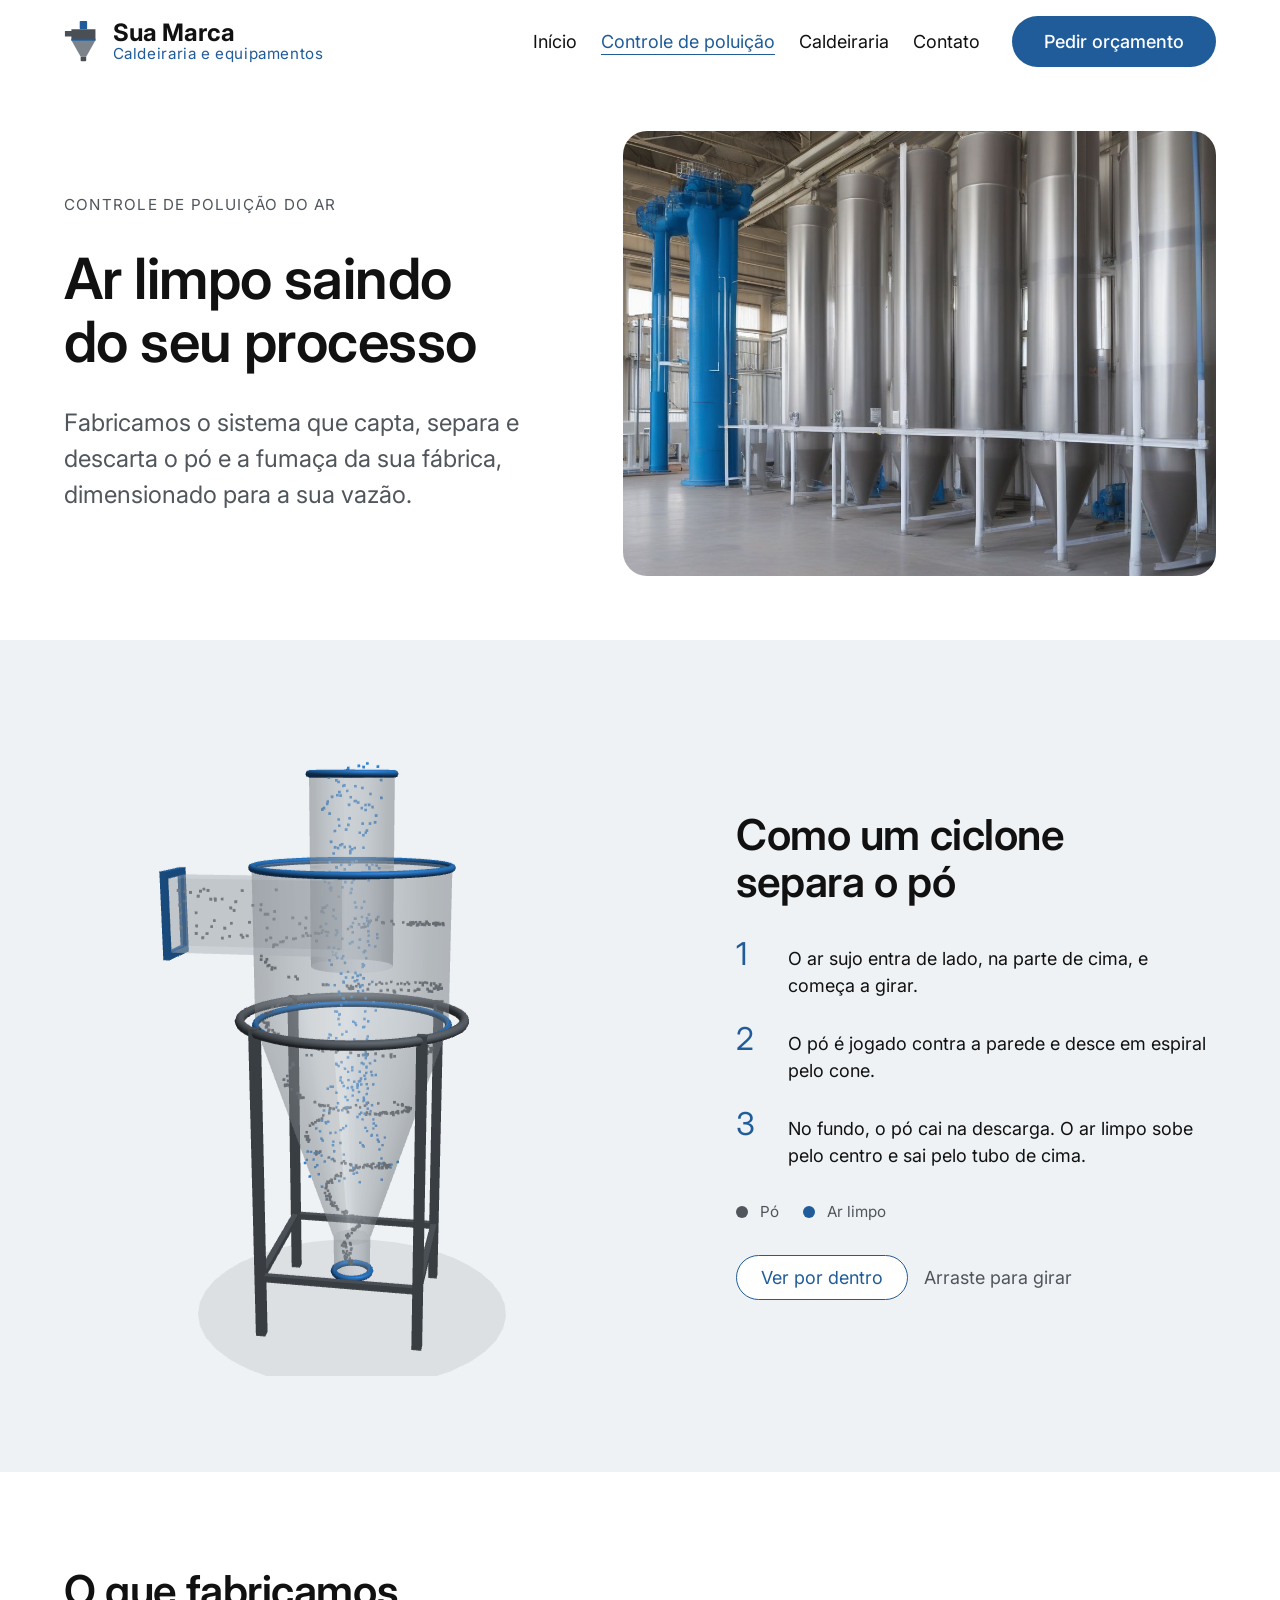
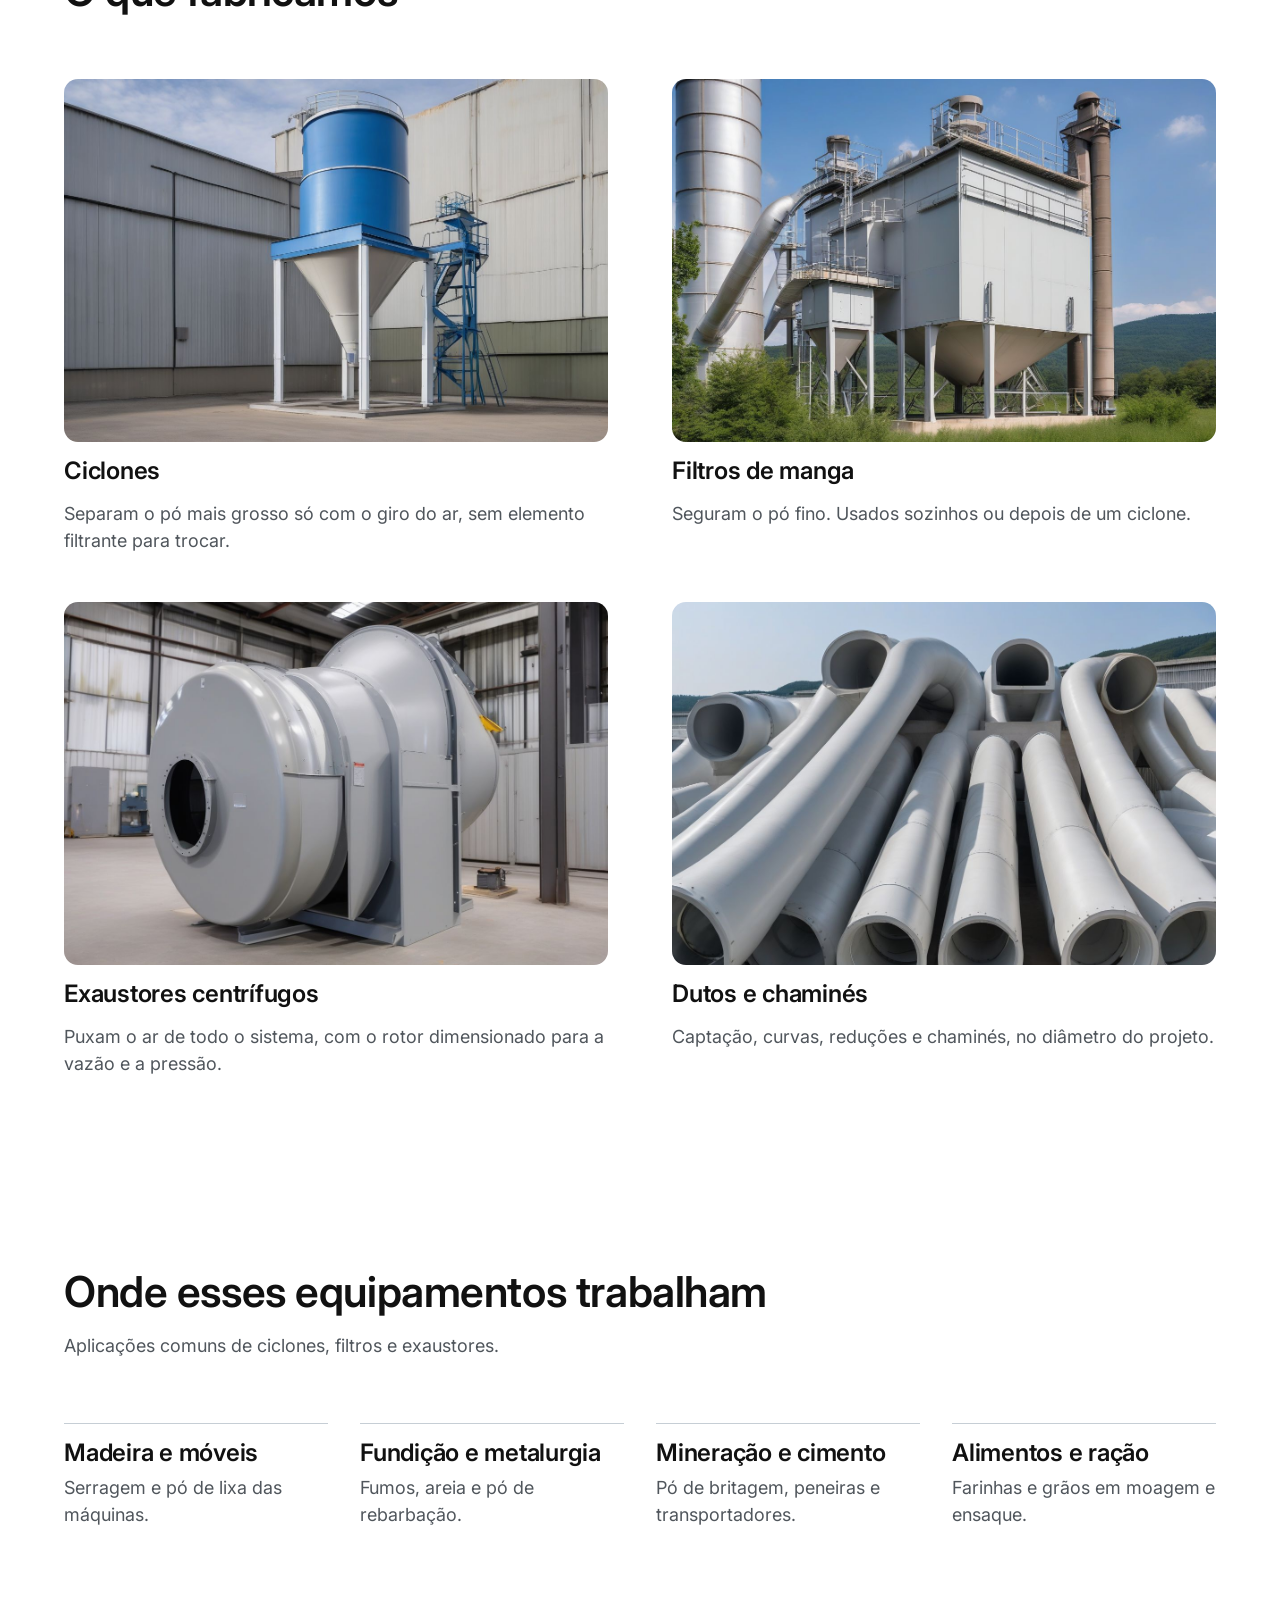
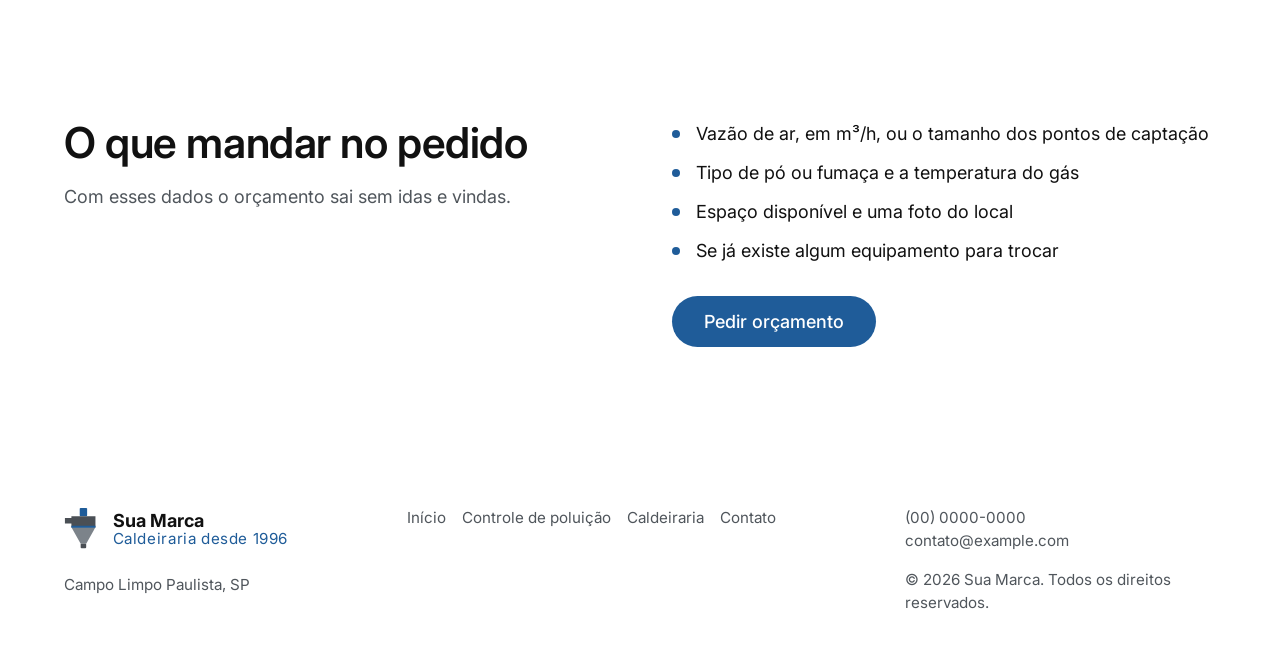
<file: controle-de-poluicao.html>
<!doctype html>
<html lang="pt-BR">
<head>
<meta charset="utf-8">
<meta name="viewport" content="width=device-width, initial-scale=1">
<title>Controle de poluição do ar: ciclones, filtros e exaustores | Sua Marca</title>
<meta name="description" content="Ciclones, filtros de manga, exaustores centrífugos, dutos e chaminés fabricados sob medida em Campo Limpo Paulista, SP. Veja como um ciclone separa o pó.">
<link rel="canonical" href="https://lugusofficial.github.io/caldeiraria-campo-limpo-paulista/controle-de-poluicao.html">
<meta property="og:type" content="website">
<meta property="og:site_name" content="Sua Marca">
<meta property="og:title" content="Controle de poluição do ar: ciclones, filtros e exaustores | Sua Marca">
<meta property="og:description" content="Ciclones, filtros de manga, exaustores centrífugos, dutos e chaminés fabricados sob medida em Campo Limpo Paulista, SP. Veja como um ciclone separa o pó.">
<meta property="og:url" content="https://lugusofficial.github.io/caldeiraria-campo-limpo-paulista/controle-de-poluicao.html">
<meta property="og:image" content="https://lugusofficial.github.io/caldeiraria-campo-limpo-paulista/assets/og-image.jpg">
<meta name="twitter:card" content="summary_large_image">
<meta name="theme-color" content="#FFFFFF">
<link rel="icon" href="assets/favicon.svg" type="image/svg+xml">
<link rel="preconnect" href="https://fonts.googleapis.com">
<link rel="preconnect" href="https://fonts.gstatic.com" crossorigin>
<link rel="stylesheet" href="https://fonts.googleapis.com/css2?family=Inter:wght@400;500;600;700&display=swap">
<link rel="stylesheet" href="css/tokens.css">
<link rel="stylesheet" href="css/base.css">
<link rel="stylesheet" href="css/site.css">
<script type="application/ld+json">{"@context": "https://schema.org", "@type": "LocalBusiness", "name": "Sua Marca", "description": "Caldeiraria pesada e equipamentos de controle de poluição do ar: ciclones, filtros de manga, exaustores, dutos, chaminés, silos, moegas e tanques.", "url": "https://lugusofficial.github.io/caldeiraria-campo-limpo-paulista/", "telephone": "+0000000000", "email": "contato@example.com", "foundingDate": "1996", "image": "https://lugusofficial.github.io/caldeiraria-campo-limpo-paulista/assets/og-image.jpg", "logo": "https://lugusofficial.github.io/caldeiraria-campo-limpo-paulista/assets/logo-simbolo.svg", "address": {"@type": "PostalAddress", "addressLocality": "Campo Limpo Paulista", "addressRegion": "SP", "addressCountry": "BR"}, "knowsAbout": ["Caldeiraria pesada", "Ciclones", "Filtros de manga", "Exaustores industriais", "Dutos e chaminés", "Silos", "Moegas", "Tanques"]}</script>
<script src="js/main.js" defer></script>
<script src="js/transicoes.js" defer></script>
<script src="js/ciclone3d.js" defer></script>
</head>
<body>
<a class="skip-link" href="#main">Pular para o conteúdo</a>
<svg hidden aria-hidden="true"><symbol id="icon-menu" viewBox="0 0 24 24"><path d="M4 7h16M4 12h16M4 17h16"/></symbol><symbol id="icon-close" viewBox="0 0 24 24"><path d="M6 6l12 12M18 6L6 18"/></symbol><symbol id="icon-phone" viewBox="0 0 24 24"><path d="M5 4h4l2 5-2.5 1.5a11 11 0 0 0 5 5L15 13l5 2v4a2 2 0 0 1-2 2A16 16 0 0 1 3 6a2 2 0 0 1 2-2"/></symbol><symbol id="icon-map" viewBox="0 0 24 24"><path d="M12 21s-6-5.5-6-11a6 6 0 0 1 12 0c0 5.5-6 11-6 11z"/><circle cx="12" cy="10" r="2"/></symbol><symbol id="icon-mail" viewBox="0 0 24 24"><rect x="3" y="5" width="18" height="14" rx="3"/><path d="m3 7 9 6 9-6"/></symbol><symbol id="icon-arrow" viewBox="0 0 24 24"><path d="M5 12h14M13 6l6 6-6 6"/></symbol></svg>
<header class="site-header">
  <div class="container site-header__inner">
    <a class="brand" href="index.html"><img class="brand__simbolo" src="assets/logo-simbolo.svg" width="40" height="48" alt=""><span class="brand__nome">Sua Marca<span class="brand__sub">Caldeiraria e equipamentos</span></span></a>
    <button class="nav-toggle" type="button" aria-expanded="false" aria-controls="site-nav">
      <svg class="icon icon--menu" aria-hidden="true" focusable="false"><use href="#icon-menu"></use></svg><svg class="icon icon--close" aria-hidden="true" focusable="false" hidden><use href="#icon-close"></use></svg>
      <span class="visually-hidden">Menu</span>
    </button>
    <nav id="site-nav" class="site-nav" aria-label="Principal" data-open="false">
      <ul><li><a href="index.html">Início</a></li><li><a href="controle-de-poluicao.html" aria-current="page">Controle de poluição</a></li><li><a href="caldeiraria.html">Caldeiraria</a></li><li><a href="contato.html">Contato</a></li></ul>
      <a class="btn btn--primary" href="contato.html">Pedir orçamento</a>
    </nav>
  </div>
</header>
<main id="main">
  <section class="topo" aria-labelledby="topo-title">
    <div class="container topo__grid">
      <div class="stack--lg topo__texto">
        <p class="label">Controle de poluição do ar</p>
        <h1 id="topo-title">Ar limpo saindo do seu processo</h1>
        <p class="lead">Fabricamos o sistema que capta, separa e descarta o pó e a fumaça da sua fábrica, dimensionado para a sua vazão.</p>
      </div>
      <div class="topo__foto"><img src="assets/ciclones.jpg" alt="Bateria de ciclones de aço, cilindros altos com fundo em cone sobre estrutura, num galpão com tubulação azul" width="1216" height="832" fetchpriority="high"></div>
    </div>
  </section>
  <section class="section ciclone" id="como-funciona" aria-labelledby="ciclone-title">
    <div class="container ciclone__grid">
      <div class="ciclone__palco reveal" data-ciclone>
        <img class="ciclone__poster" src="assets/ciclone-3d.svg" width="560" height="640" loading="lazy" alt="Desenho de um ciclone: o ar sujo entra de lado, o pó desce girando pelo cone e o ar limpo sai pelo tubo de cima">
        <canvas class="ciclone__tela" tabindex="0" role="img" aria-label="Ciclone em 3D. Arraste ou use as setas do teclado para girar." hidden></canvas>
      </div>
      <div class="stack--lg reveal">
        <h2 id="ciclone-title">Como um ciclone separa o pó</h2>
        <ol class="ciclone__passos">
          <li><span class="numeral">1</span><p>O ar sujo entra de lado, na parte de cima, e começa a girar.</p></li>
          <li><span class="numeral">2</span><p>O pó é jogado contra a parede e desce em espiral pelo cone.</p></li>
          <li><span class="numeral">3</span><p>No fundo, o pó cai na descarga. O ar limpo sobe pelo centro e sai pelo tubo de cima.</p></li>
        </ol>
        <p class="ciclone__legenda"><span class="ponto ponto--po" aria-hidden="true"></span>Pó <span class="ponto ponto--ar" aria-hidden="true"></span>Ar limpo</p>
        <p class="cluster ciclone__controles" hidden><button class="btn-ciclone" type="button" data-ciclone-corte aria-pressed="true">Ver por dentro</button><span class="muted">Arraste para girar</span></p>
      </div>
    </div>
  </section>
  <section class="section equipamentos" id="equipamentos" aria-labelledby="equip-title">
    <div class="container stack--xl">
      <h2 id="equip-title" class="reveal">O que fabricamos</h2>
      <ul class="equip">
        <li class="equip__item reveal"><img src="assets/ciclone.jpg" alt="Ciclone azul com fundo em cone sobre estrutura de aço" width="1216" height="832" loading="lazy" decoding="async"><div class="stack"><h3>Ciclones</h3><p>Separam o pó mais grosso só com o giro do ar, sem elemento filtrante para trocar.</p></div></li>
        <li class="equip__item reveal"><img src="assets/filtro-manga.jpg" alt="Filtro de manga com carcaça cinza, moegas embaixo e chaminé ao lado" width="1216" height="832" loading="lazy" decoding="async"><div class="stack"><h3>Filtros de manga</h3><p>Seguram o pó fino. Usados sozinhos ou depois de um ciclone.</p></div></li>
        <li class="equip__item reveal"><img src="assets/exaustor.jpg" alt="Exaustor centrífugo cinza com carcaça em caracol e entrada de ar lateral" width="1216" height="832" loading="lazy" decoding="async"><div class="stack"><h3>Exaustores centrífugos</h3><p>Puxam o ar de todo o sistema, com o rotor dimensionado para a vazão e a pressão.</p></div></li>
        <li class="equip__item reveal"><img src="assets/dutos.jpg" alt="Dutos redondos e curvas de aço cinza empilhados no pátio" width="1216" height="832" loading="lazy" decoding="async"><div class="stack"><h3>Dutos e chaminés</h3><p>Captação, curvas, reduções e chaminés, no diâmetro do projeto.</p></div></li>
      </ul>
    </div>
  </section>
  <section class="section aplicacoes" id="aplicacoes" aria-labelledby="aplic-title">
    <div class="container stack--xl">
      <div class="stack reveal">
        <h2 id="aplic-title">Onde esses equipamentos trabalham</h2>
        <p class="muted">Aplicações comuns de ciclones, filtros e exaustores.</p>
      </div>
      <ul class="aplic">
        <li class="reveal"><h3>Madeira e móveis</h3><p>Serragem e pó de lixa das máquinas.</p></li>
        <li class="reveal"><h3>Fundição e metalurgia</h3><p>Fumos, areia e pó de rebarbação.</p></li>
        <li class="reveal"><h3>Mineração e cimento</h3><p>Pó de britagem, peneiras e transportadores.</p></li>
        <li class="reveal"><h3>Alimentos e ração</h3><p>Farinhas e grãos em moagem e ensaque.</p></li>
      </ul>
    </div>
  </section>
  <section class="section pedido" id="pedido" aria-labelledby="pedido-title">
    <div class="container split reveal">
      <div class="stack">
        <h2 id="pedido-title">O que mandar no pedido</h2>
        <p class="muted">Com esses dados o orçamento sai sem idas e vindas.</p>
      </div>
      <div class="stack--lg">
        <ul class="lista">
          <li>Vazão de ar, em m³/h, ou o tamanho dos pontos de captação</li>
          <li>Tipo de pó ou fumaça e a temperatura do gás</li>
          <li>Espaço disponível e uma foto do local</li>
          <li>Se já existe algum equipamento para trocar</li>
        </ul>
        <p><a class="btn btn--primary" href="contato.html">Pedir orçamento</a></p>
      </div>
    </div>
  </section>
</main>
<footer class="site-footer">
  <div class="container rodape">
    <div class="stack">
      <p class="brand"><img class="brand__simbolo" src="assets/logo-simbolo.svg" width="40" height="48" alt=""><span class="brand__nome">Sua Marca<span class="brand__sub">Caldeiraria desde 1996</span></span></p>
      <p>Campo Limpo Paulista, SP</p>
    </div>
    <nav aria-label="Rodapé"><ul><li><a href="index.html">Início</a></li><li><a href="controle-de-poluicao.html" aria-current="page">Controle de poluição</a></li><li><a href="caldeiraria.html">Caldeiraria</a></li><li><a href="contato.html">Contato</a></li></ul></nav>
    <div class="stack">
      <p><a href="tel:+0000000000">(00) 0000-0000</a><br><a href="mailto:contato@example.com">contato@example.com</a></p>
      <p>© <span data-year>2026</span> Sua Marca. Todos os direitos reservados.</p>
    </div>
  </div>
</footer>
</body>
</html>
</file>
<file: css/tokens.css>
/* Generated by scaffold.py from DESIGN.md. Edit DESIGN.md and rerun rather than editing here. */
:root {
  color-scheme: light;
  --color-bg: #FFFFFF;
  --color-surface: #EEF2F5;
  --color-text: #111111;
  --color-muted: #50565C;
  --color-accent: #1F5C99;
  --color-on-accent: #FFFFFF;
  --color-rule: #C6CED5;
  --color-focus: #1F5C99;

  --font-display: "Inter", system-ui, -apple-system, 'Segoe UI', Roboto, Arial, sans-serif;
  --font-body: "Inter", system-ui, -apple-system, 'Segoe UI', Roboto, Arial, sans-serif;
  --weight-display: 600;
  --weight-display-strong: 700;
  --weight-body: 400;
  --weight-body-medium: 500;

  /* Fluid type scale, ratio about 1.2 at 20rem viewport growing to 1.33 at 80rem. */
  --step--1: clamp(0.875rem, 0.85rem + 0.15vw, 0.95rem);
  --step-0: clamp(1rem, 0.95rem + 0.3vw, 1.125rem);
  --step-1: clamp(1.2rem, 1.1rem + 0.5vw, 1.5rem);
  --step-2: clamp(1.44rem, 1.25rem + 0.9vw, 2rem);
  --step-3: clamp(1.75rem, 1.4rem + 1.6vw, 2.66rem);
  --step-4: clamp(2.1rem, 1.5rem + 2.8vw, 3.55rem);
  --step-5: clamp(2.5rem, 1.6rem + 4.5vw, 4.75rem);

  --leading-body: 1.5;
  --leading-tight: 1.1;
  --measure: 65ch;

  --space-1: 0.25rem;
  --space-2: 0.5rem;
  --space-3: 0.75rem;
  --space-4: 1rem;
  --space-5: 1.5rem;
  --space-6: 2rem;
  --space-7: 3rem;
  --space-8: 4rem;
  --space-9: 6rem;
  --section-gap: clamp(4rem, 8vw, 6rem);

  --radius-sm: 6px;
  --radius-md: 14px;
  --radius-lg: 24px;
  --radius-pill: 999px;

  --container: 72rem;
  --gutter: clamp(1rem, 4vw, 2.5rem);
}
</file>
<file: css/base.css>
/* Generated by scaffold.py. Base layer: reset, typography, primitives. Do not duplicate these rules in site.css. */
*, *::before, *::after { box-sizing: border-box; }
* { margin: 0; }
html { -webkit-text-size-adjust: 100%; scroll-behavior: smooth; }
body {
  background: var(--color-bg);
  color: var(--color-text);
  font-family: var(--font-body);
  font-weight: var(--weight-body);
  font-size: var(--step-0);
  line-height: var(--leading-body);
  -webkit-font-smoothing: antialiased;
  overflow-wrap: anywhere;
}
img, svg, video { display: block; max-width: 100%; height: auto; }
img { border-radius: var(--radius-md); }
input, button, textarea, select { font: inherit; color: inherit; }
button { cursor: pointer; }
a { color: inherit; text-decoration-thickness: 1px; text-underline-offset: 0.15em; cursor: pointer; }
ul, ol { list-style: none; padding: 0; }
[hidden] { display: none !important; }
table { border-collapse: collapse; width: 100%; }
th, td { text-align: left; padding: var(--space-2) 0; vertical-align: top; }
hr, .rule { border: 0; border-top: 1px solid var(--color-rule); }

h1, h2, h3, h4 {
  font-family: var(--font-display);
  font-weight: var(--weight-display);
  line-height: var(--leading-tight);
  letter-spacing: -0.01em;
  text-wrap: balance;
}
h1 { font-size: var(--step-5); }
h2 { font-size: var(--step-3); }
h3 { font-size: var(--step-1); }
p, li, td, th, dd, dt, label, blockquote { max-width: var(--measure); }
.lead { font-size: var(--step-1); color: var(--color-muted); }
.muted { color: var(--color-muted); }
.label { font-size: var(--step--1); letter-spacing: 0.08em; text-transform: uppercase; color: var(--color-muted); }
.display { font-size: var(--step-4); font-family: var(--font-display); font-weight: var(--weight-display); line-height: var(--leading-tight); }

/* Layout primitives */
.container { width: min(100% - 2 * var(--gutter), var(--container)); margin-inline: auto; }
.container--narrow { max-width: 40rem; }
.container--wide { max-width: 90rem; }
.section { padding-block: var(--section-gap); }
.stack > * + * { margin-top: var(--space-4); }
.stack--lg > * + * { margin-top: var(--space-6); }
.stack--xl > * + * { margin-top: var(--space-8); }
.cluster { display: flex; flex-wrap: wrap; gap: var(--space-4); align-items: center; }
.split { display: grid; gap: var(--space-6); align-items: start; }
.grid { display: grid; gap: var(--space-6) var(--space-7); }
.media { border-radius: var(--radius-lg); overflow: hidden; }
.media img { border-radius: inherit; width: 100%; }
.surface { background: var(--color-surface); border-radius: var(--radius-lg); padding: var(--space-6); }
.numeral { font-family: var(--font-display); font-size: var(--step-4); line-height: 1; color: var(--color-muted); }
@media (min-width: 48em) {
  .split { grid-template-columns: repeat(2, minmax(0, 1fr)); gap: var(--space-8); }
  .split--wide-media { grid-template-columns: 5fr 7fr; }
  .split--wide-text { grid-template-columns: 7fr 5fr; }
  .grid--3 { grid-template-columns: repeat(3, minmax(0, 1fr)); }
  .grid--2 { grid-template-columns: repeat(2, minmax(0, 1fr)); }
  .surface { padding: var(--space-8); }
}

/* Buttons: pill by default, one primary per viewport */
.btn {
  display: inline-flex; align-items: center; justify-content: center; gap: var(--space-2);
  min-height: 3rem; padding: var(--space-3) var(--space-6);
  border-radius: var(--radius-pill); border: 0;
  font-weight: var(--weight-body-medium); text-decoration: none; cursor: pointer;
  transition: opacity 150ms ease, transform 150ms ease;
}
.btn--primary { background: var(--color-accent); color: var(--color-on-accent); }
.btn--primary:hover { opacity: 0.9; }
.btn--primary:active { transform: translateY(1px); }
.btn--link { padding-inline: 0; min-height: auto; text-decoration: underline; text-underline-offset: 0.2em; }
.icon { width: 1.25em; height: 1.25em; fill: none; stroke: currentColor; stroke-width: 1.75; stroke-linecap: round; stroke-linejoin: round; flex: none; }

/* Header and navigation */
.site-header { padding-block: var(--space-4); }
.site-header__inner { display: flex; align-items: center; justify-content: space-between; gap: var(--space-4); flex-wrap: wrap; }
.brand { font-family: var(--font-display); font-weight: var(--weight-display-strong); font-size: var(--step-1); text-decoration: none; }
.nav-toggle { background: none; border: 0; padding: var(--space-2); border-radius: var(--radius-pill); display: inline-flex; }
.site-nav { display: none; width: 100%; padding-top: var(--space-4); }
.site-nav[data-open="true"] { display: block; }
.site-nav ul { display: flex; flex-direction: column; gap: var(--space-3); margin-bottom: var(--space-4); }
.site-nav a:not(.btn) { text-decoration: none; padding-block: var(--space-2); display: inline-block; }
.site-nav a:not(.btn):hover { text-decoration: underline; }
@media (min-width: 48em) {
  .nav-toggle { display: none; }
  .site-nav { display: flex; width: auto; padding: 0; align-items: center; gap: var(--space-6); }
  .site-nav ul { flex-direction: row; gap: var(--space-5); margin: 0; }
}

/* Forms: visible labels, one rule per field */
.field { display: grid; gap: var(--space-2); }
.field input, .field textarea {
  width: 100%; padding: var(--space-3) var(--space-4);
  background: transparent; border: 1px solid var(--color-rule); border-radius: var(--radius-md);
}
.field textarea { min-height: 8rem; resize: vertical; }
.form-status { color: var(--color-muted); min-height: 1.5em; }

/* Footer */
.site-footer { padding-block: var(--space-8) var(--space-6); color: var(--color-muted); font-size: var(--step--1); }
.site-footer nav ul { display: flex; flex-wrap: wrap; gap: var(--space-4); }
.site-footer a { text-decoration: none; }
.site-footer a:hover { text-decoration: underline; }

/* Accessibility */
.visually-hidden { position: absolute; width: 1px; height: 1px; overflow: hidden; clip: rect(0 0 0 0); white-space: nowrap; }
.skip-link { position: absolute; left: -999px; top: var(--space-4); z-index: 10; background: var(--color-accent); color: var(--color-on-accent); padding: var(--space-3) var(--space-5); border-radius: var(--radius-pill); text-decoration: none; }
.skip-link:focus { left: var(--space-4); }
:focus-visible { outline: 2px solid var(--color-focus); outline-offset: 3px; border-radius: var(--radius-sm); }
@media (prefers-reduced-motion: reduce) {
  *, *::before, *::after { animation-duration: 0.01ms !important; animation-iteration-count: 1 !important; transition-duration: 0.01ms !important; scroll-behavior: auto !important; }
}
</file>
<file: css/site.css>
/* Section styles for this site. Base rules and tokens live in base.css and tokens.css: use the custom properties, never raw values. */
/* Style surfaces: No cards. Thin 1px rules on the neutral scale. The accent appears only on the primary CTA and one highlight per screen. */
/* Decorative effect: none in the layout. One keyframes block (surgir) drives the scroll reveal and the hero arrow. */

/* Marca: simbolo do ciclone mais o nome em texto */
.brand { display: inline-flex; align-items: center; gap: var(--space-3); }
.brand__simbolo { width: auto; height: 2.75rem; border-radius: var(--radius-sm); flex: none; }
.brand__nome { display: grid; line-height: var(--leading-tight); }
.brand__sub { font-family: var(--font-body); font-size: var(--step--1); font-weight: var(--weight-body); letter-spacing: 0.04em; color: var(--color-accent); }
.site-footer .brand__nome { color: var(--color-text); }
.site-nav a { white-space: nowrap; }
.site-nav a[aria-current="page"] { color: var(--color-accent); text-decoration: underline; text-underline-offset: 0.35em; }

/* Cabecalho: com o simbolo e quatro links o menu fica recolhido ate 64em */
@media (min-width: 48em) and (max-width: 63.99em) {
  .nav-toggle { display: inline-flex; }
  .site-nav { display: none; width: 100%; padding-top: var(--space-4); }
  .site-nav[data-open="true"] { display: block; }
  .site-nav ul { flex-direction: column; gap: var(--space-3); margin-bottom: var(--space-4); }
}

/* hero: video da fabrica ocupando a secao inteira, texto claro sobre um veu escuro */
.hero--video {
  position: relative; overflow: hidden; isolation: isolate;
  min-height: max(32rem, calc(100svh - 5rem));
  display: grid; align-items: center;
  padding-block: var(--space-8);
  background: var(--color-text);
}
.hero__video { position: absolute; inset: 0; width: 100%; height: 100%; object-fit: cover; z-index: -2; }
/* Sem autoplay (economia de bateria do iPhone) o Safari desenha um play por
   cima do video. O botao some e o js/hero.js troca o video pelo webp animado. */
.hero__video::-webkit-media-controls,
.hero__video::-webkit-media-controls-start-playback-button { display: none !important; -webkit-appearance: none; }
.hero__veu { position: absolute; inset: 0; z-index: -1; background: color-mix(in srgb, var(--color-text) 58%, transparent); }
.hero__grid { width: min(100% - 2 * var(--gutter), var(--container)); margin-inline: auto; }
.hero__text { max-width: 44rem; color: var(--color-bg); }
.hero__text h1 { max-width: 16ch; color: var(--color-bg); }
.hero__text .label, .hero__text .lead { color: var(--color-surface); }
.hero__text .btn--primary { background: var(--color-bg); color: var(--color-accent); }
.hero__text .btn--primary:hover { background: var(--color-surface); opacity: 1; }
.hero__text .btn--link { color: var(--color-bg); }
.hero__text .btn--link:hover { color: var(--color-surface); }
.hero__seta {
  position: absolute; left: 50%; bottom: var(--space-5); transform: translateX(-50%);
  display: grid; place-items: center; width: 3rem; height: 3rem; border-radius: var(--radius-pill);
  color: var(--color-bg); background: color-mix(in srgb, var(--color-text) 45%, transparent);
}
.hero__seta svg { width: 1.5rem; height: 1.5rem; fill: none; stroke: currentColor; stroke-width: 2; stroke-linecap: round; stroke-linejoin: round; }

/* topo das paginas internas: texto a esquerda, foto grande a direita */
.topo { padding-block: var(--space-7) var(--space-8); }
.topo__grid { display: grid; gap: var(--space-7); align-items: center; }
.topo__texto h1 { max-width: 14ch; font-size: var(--step-4); }
.topo__foto img { width: 100%; aspect-ratio: 4 / 3; object-fit: cover; border-radius: var(--radius-lg); }
@media (min-width: 56em) { .topo__grid { grid-template-columns: 5fr 6fr; gap: var(--space-8); } }

/* linhas: as duas frentes lado a lado, so com espaco entre elas */
.linhas__intro .lead { max-width: 40ch; }
.linhas { display: grid; gap: var(--space-8); }
.linha { display: grid; gap: var(--space-4); align-content: start; }
.linha__link { display: grid; gap: var(--space-4); text-decoration: none; }
.linha__link img { width: 100%; aspect-ratio: 3 / 2; object-fit: cover; border-radius: var(--radius-lg); transition: transform 400ms ease; }
.linha__link:hover img { transform: translateY(calc(-1 * var(--space-2))); }
.linha__nome { display: inline-flex; align-items: center; gap: var(--space-3); font-family: var(--font-display); font-weight: var(--weight-display); font-size: var(--step-2); line-height: var(--leading-tight); }
.linha__nome .icon { transition: transform 200ms ease; }
.linha__link:hover .linha__nome { color: var(--color-accent); }
.linha__link:hover .linha__nome .icon { transform: translateX(var(--space-2)); }
.linha p { color: var(--color-muted); max-width: 46ch; }
@media (min-width: 48em) { .linhas { grid-template-columns: repeat(2, minmax(0, 1fr)); } }

/* galeria: um destaque grande e dois menores ao lado */
.galeria__grid { display: grid; gap: var(--space-6); }
.galeria__item { display: grid; gap: var(--space-3); align-content: start; }
.galeria__item img { width: 100%; aspect-ratio: 3 / 2; object-fit: cover; transition: transform 400ms ease; }
.galeria__item:hover img { transform: scale(1.02); }
.galeria__item figcaption { font-size: var(--step--1); color: var(--color-muted); }
@media (min-width: 48em) {
  .galeria__grid { grid-template-columns: 3fr 2fr; }
  .galeria__item--grande { grid-row: span 2; grid-template-rows: 1fr auto; }
  .galeria__item--grande img { height: 100%; aspect-ratio: auto; }
}

/* processo: passos numerados com um fio em cima */
.passos { display: grid; gap: var(--space-7) var(--space-6); counter-reset: none; }
.passo { display: grid; gap: var(--space-3); align-content: start; padding-top: var(--space-5); border-top: 1px solid var(--color-rule); }
.passo .numeral { font-size: var(--step-2); color: var(--color-accent); }
.passo p { color: var(--color-muted); }
@media (min-width: 40em) { .passos { grid-template-columns: repeat(2, minmax(0, 1fr)); } }
@media (min-width: 64em) { .passos:not(.passos--lista) { grid-template-columns: repeat(4, minmax(0, 1fr)); } }
.processo__foto img { width: 100%; aspect-ratio: 4 / 5; object-fit: cover; border-radius: var(--radius-lg); }

/* ciclone em 3D: palco a esquerda, explicacao a direita */
.ciclone { background: var(--color-surface); }
.ciclone__grid { display: grid; gap: var(--space-7); align-items: center; }
.ciclone__palco { position: relative; aspect-ratio: 7 / 8; max-height: 40rem; width: 100%; margin-inline: auto; }
.ciclone__poster, .ciclone__tela { position: absolute; inset: 0; width: 100%; height: 100%; object-fit: contain; border-radius: var(--radius-lg); }
.ciclone__tela { cursor: grab; touch-action: pan-y; }
.ciclone__tela:active { cursor: grabbing; }
.ciclone__passos { display: grid; gap: var(--space-5); }
.ciclone__passos li { display: grid; grid-template-columns: 2.5rem 1fr; gap: var(--space-3); align-items: baseline; }
.ciclone__passos .numeral { font-size: var(--step-2); color: var(--color-accent); }
.ciclone__legenda { display: flex; flex-wrap: wrap; align-items: center; gap: var(--space-2) var(--space-3); font-size: var(--step--1); color: var(--color-muted); }
.ponto { width: 0.75rem; height: 0.75rem; border-radius: var(--radius-pill); display: inline-block; }
.ponto--po { background: var(--color-muted); }
.ponto--ar { background: var(--color-accent); margin-left: var(--space-3); }
.btn-ciclone {
  min-height: 2.75rem; padding: var(--space-2) var(--space-5); border-radius: var(--radius-pill);
  background: var(--color-bg); border: 1px solid var(--color-rule); transition: border-color 200ms ease, color 200ms ease;
}
.btn-ciclone:hover, .btn-ciclone[aria-pressed="true"] { border-color: var(--color-accent); color: var(--color-accent); }
@media (min-width: 56em) { .ciclone__grid { grid-template-columns: 6fr 5fr; gap: var(--space-9); } }

/* equipamentos: lista com foto, nome e uma frase, fio entre os itens */
.equip { display: grid; gap: var(--space-7) var(--space-8); }
.equip__item { display: grid; gap: var(--space-4); align-content: start; }
.equip__item img { width: 100%; aspect-ratio: 3 / 2; object-fit: cover; transition: transform 400ms ease; }
.equip__item:hover img { transform: translateY(calc(-1 * var(--space-1))); }
.equip__item p { color: var(--color-muted); }
@media (min-width: 48em) { .equip { grid-template-columns: repeat(2, minmax(0, 1fr)); } }

/* pedido: lista simples com marcador azul */
.lista { display: grid; gap: var(--space-3); }
.lista li { display: grid; grid-template-columns: 1.5rem 1fr; }
.lista li::before { content: ""; width: 0.5rem; height: 0.5rem; margin-top: 0.55em; border-radius: var(--radius-pill); background: var(--color-accent); }

/* aplicacoes: quatro colunas abertas com um fio em cima */
.aplic { display: grid; gap: var(--space-6); }
.aplic li { display: grid; gap: var(--space-2); align-content: start; padding-top: var(--space-4); border-top: 1px solid var(--color-rule); }
.aplic p { color: var(--color-muted); }
@media (min-width: 40em) { .aplic { grid-template-columns: repeat(2, minmax(0, 1fr)); } }
@media (min-width: 64em) { .aplic { grid-template-columns: repeat(4, minmax(0, 1fr)); } }

/* location: location-split-map */
.mapa img { width: 100%; border-radius: var(--radius-lg); }
.mapa { margin: 0; }

/* chamada final: titulo grande de um lado, texto e botao do outro */
.chamada { background: var(--color-text); color: var(--color-bg); }
.chamada__grid { display: grid; gap: var(--space-6); align-items: end; }
.chamada h2 { font-size: var(--step-4); max-width: 18ch; }
.chamada p { color: var(--color-surface); }
.chamada .btn--primary { background: var(--color-bg); color: var(--color-accent); }
.chamada .btn--primary:hover { background: var(--color-surface); opacity: 1; }
@media (min-width: 56em) { .chamada__grid { grid-template-columns: 3fr 2fr; } }

/* contact: contact-form-split, formulario que abre o e-mail e os dados da fabrica */
.contato__grid { display: grid; gap: var(--space-8); align-items: start; }
.topo--curto { padding-bottom: 0; }
.topo--curto h1 { font-size: var(--step-4); }
.contato__form { max-width: 40rem; }
.campos { display: grid; gap: var(--space-4); }
@media (min-width: 40em) { .campos { grid-template-columns: repeat(2, minmax(0, 1fr)); } }
.field select {
  width: 100%; min-height: 3rem; padding: var(--space-3) var(--space-4);
  background: var(--color-bg); border: 1px solid var(--color-rule); border-radius: var(--radius-md);
}
.field input::placeholder, .field textarea::placeholder { color: var(--color-muted); }
.contato__links a, .contato__lugar { display: inline-flex; align-items: center; gap: var(--space-2); min-height: 2.75rem; }
.contato__links a { text-decoration: none; transition: color 200ms ease; }
.contato__links a:hover { color: var(--color-accent); text-decoration: underline; }
.contato__lugar { color: var(--color-muted); }
@media (min-width: 56em) {
  .contato__grid { grid-template-columns: 7fr 4fr; gap: var(--space-9); }
  .contato__fatos { padding-top: var(--space-8); }
}

/* rodape em tres colunas */
.rodape { display: grid; gap: var(--space-6); }
.site-footer .brand { font-size: var(--step-0); }
@media (min-width: 48em) { .rodape { grid-template-columns: 2fr 3fr 2fr; } }

/* Links de texto */
.btn--link { transition: color 200ms ease; }
.btn--link:hover { color: var(--color-accent); }
.btn .icon { transition: transform 200ms ease; }
.btn:hover .icon { transform: translateX(var(--space-1)); }

/* Movimento: um unico bloco de keyframes (surgir). A pagina entra com fade, o texto do heroi
   sobe em sequencia, cada bloco .reveal aparece ao rolar (js/transicoes.js marca e escalona) e
   a pagina some com fade antes de abrir outra. Nada disso roda com movimento reduzido. */
@keyframes surgir { from { opacity: 0; transform: translateY(var(--desloca, var(--space-6))); } }
.btn:hover { transform: translateY(-2px); }
@media (prefers-reduced-motion: no-preference) {
  body { --desloca: 0px; animation: surgir 450ms ease-out both; transition: opacity 240ms ease; }
  body.is-saindo { opacity: 0; }
  .hero__text > *, .topo__texto > *, .topo__foto { --desloca: var(--space-5); animation: surgir 900ms cubic-bezier(.2, .8, .2, 1) both; }
  .hero__text > :nth-child(2), .topo__texto > :nth-child(2) { animation-delay: 120ms; }
  .hero__text > :nth-child(3), .topo__texto > :nth-child(3) { animation-delay: 240ms; }
  .hero__text > :nth-child(4), .topo__foto { animation-delay: 360ms; }
  .hero__seta svg { --desloca: calc(-1 * var(--space-3)); animation: surgir 1.8s ease-out infinite; }
  .js-reveal [data-reveal] { opacity: 0; transform: translateY(var(--space-6)); transition: opacity 800ms ease, transform 800ms cubic-bezier(.2, .8, .2, 1); }
  .js-reveal [data-reveal].is-visible { opacity: 1; transform: none; }
}
</file>
